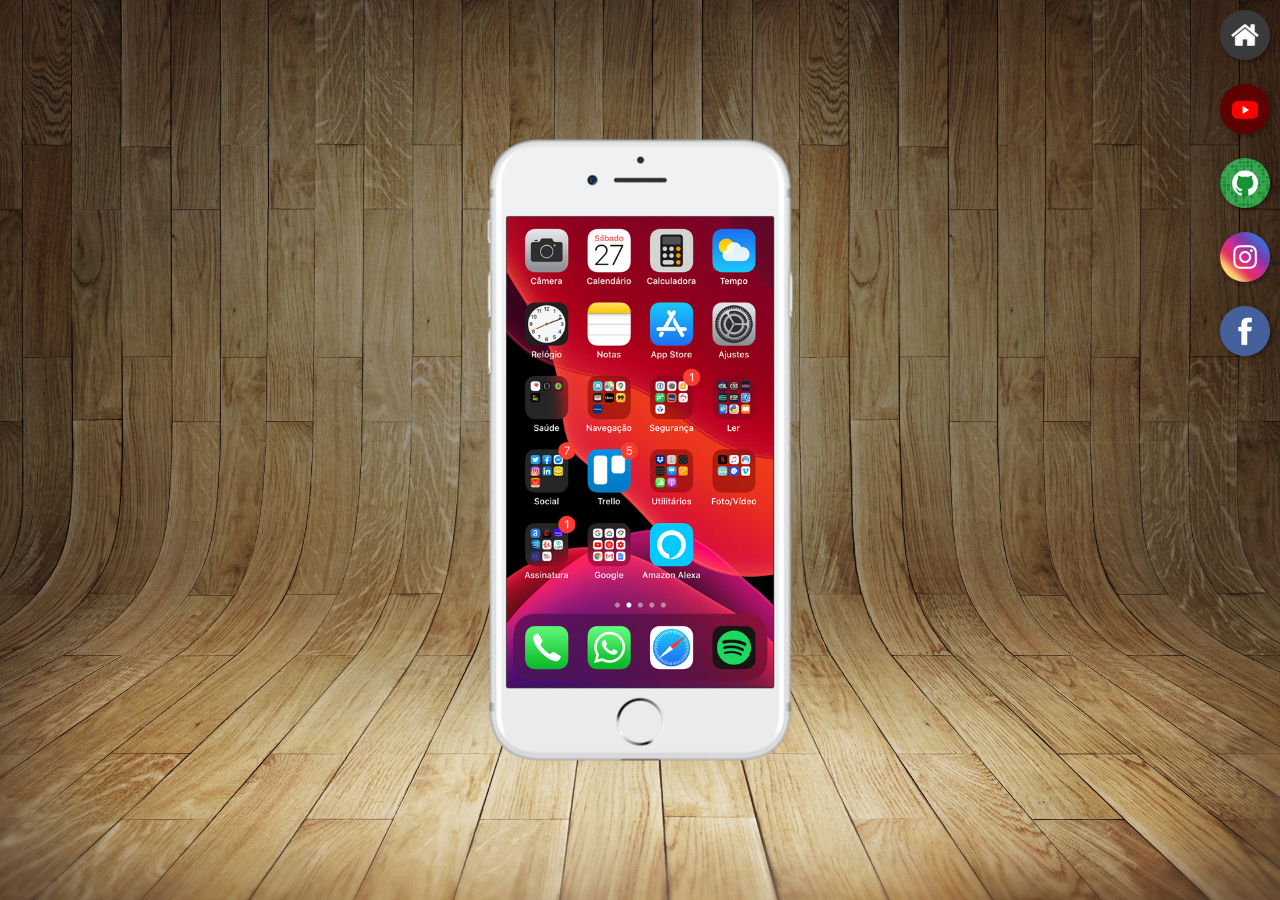
<file: index.html>
<!DOCTYPE html>
<html lang="pt-br">
<head>
    <meta charset="UTF-8">
    <meta name="viewport" content="width=device-width, initial-scale=1.0">
    <link rel="shortcut icon" href="favicon.ico" type="image/x-icon">
    <link rel="stylesheet" href="estilos/style.css">
    <title>Projetos redes sociais</title>
</head>
<body>
    <main>
        <section id="telefone">
            <iframe src="home.html" name= "tela" id="tela" frameborder="0">
                Seu navegador não é compatível com isso.
            </iframe>
        </section>
        <section id="redes-sociais">
            <a href="home.html" target="tela"><img src="pacote-d013/imagens/logo-home.jpg" alt="Home"></a><br>
            <a href="youtube.html" target="tela"><img src="pacote-d013/imagens/logo-youtube.jpg" alt="Youtube"></a><br>
            <a href="github.html" target="tela"><img src="pacote-d013/imagens/logo-github.jpg" alt="GitHub"></a><br>
            <a href="instagram.html" target="tela"><img src="pacote-d013/imagens/logo-instagram.jpg" alt="Instagram"></a><br>
            <a href="facebook.html" target="tela"><img src="pacote-d013/imagens/logo-facebook.jpg" alt="Facebook"></a>
        </section>
    </main> 
</body>
</html>
</file>
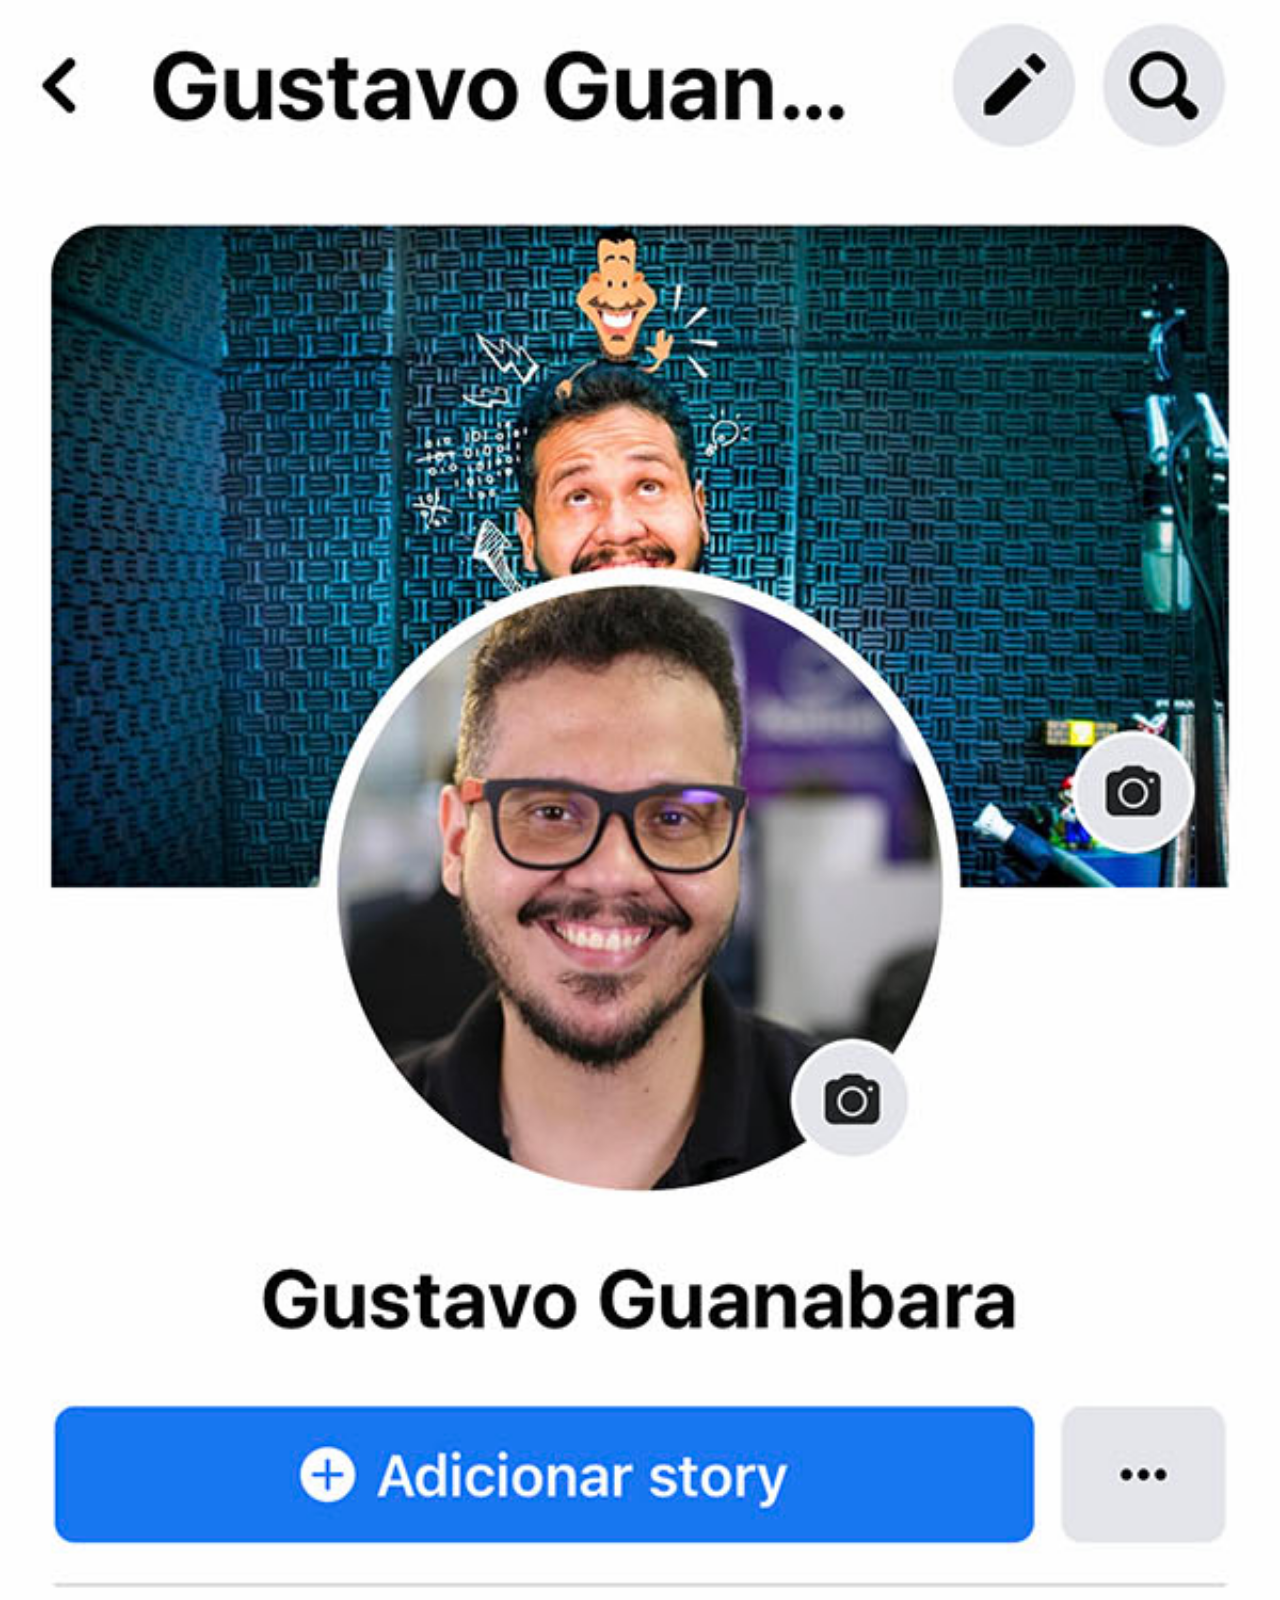
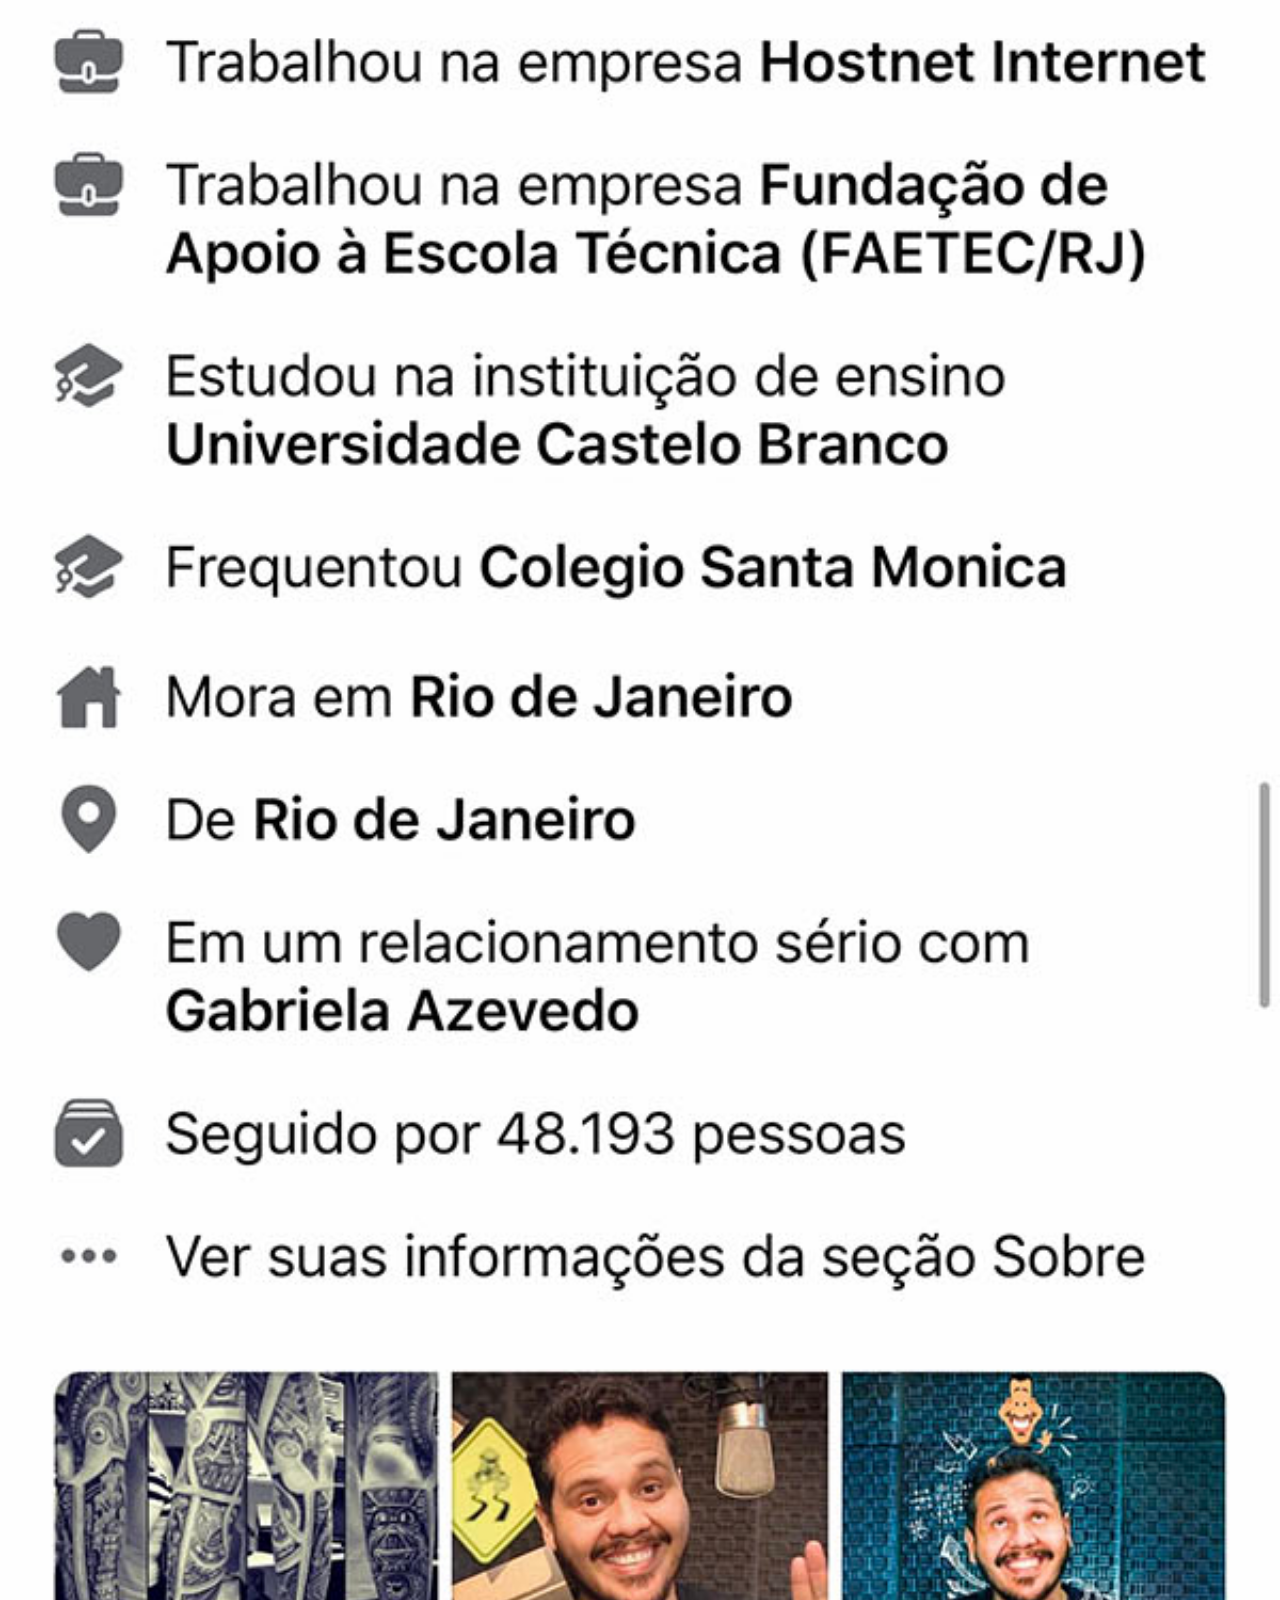
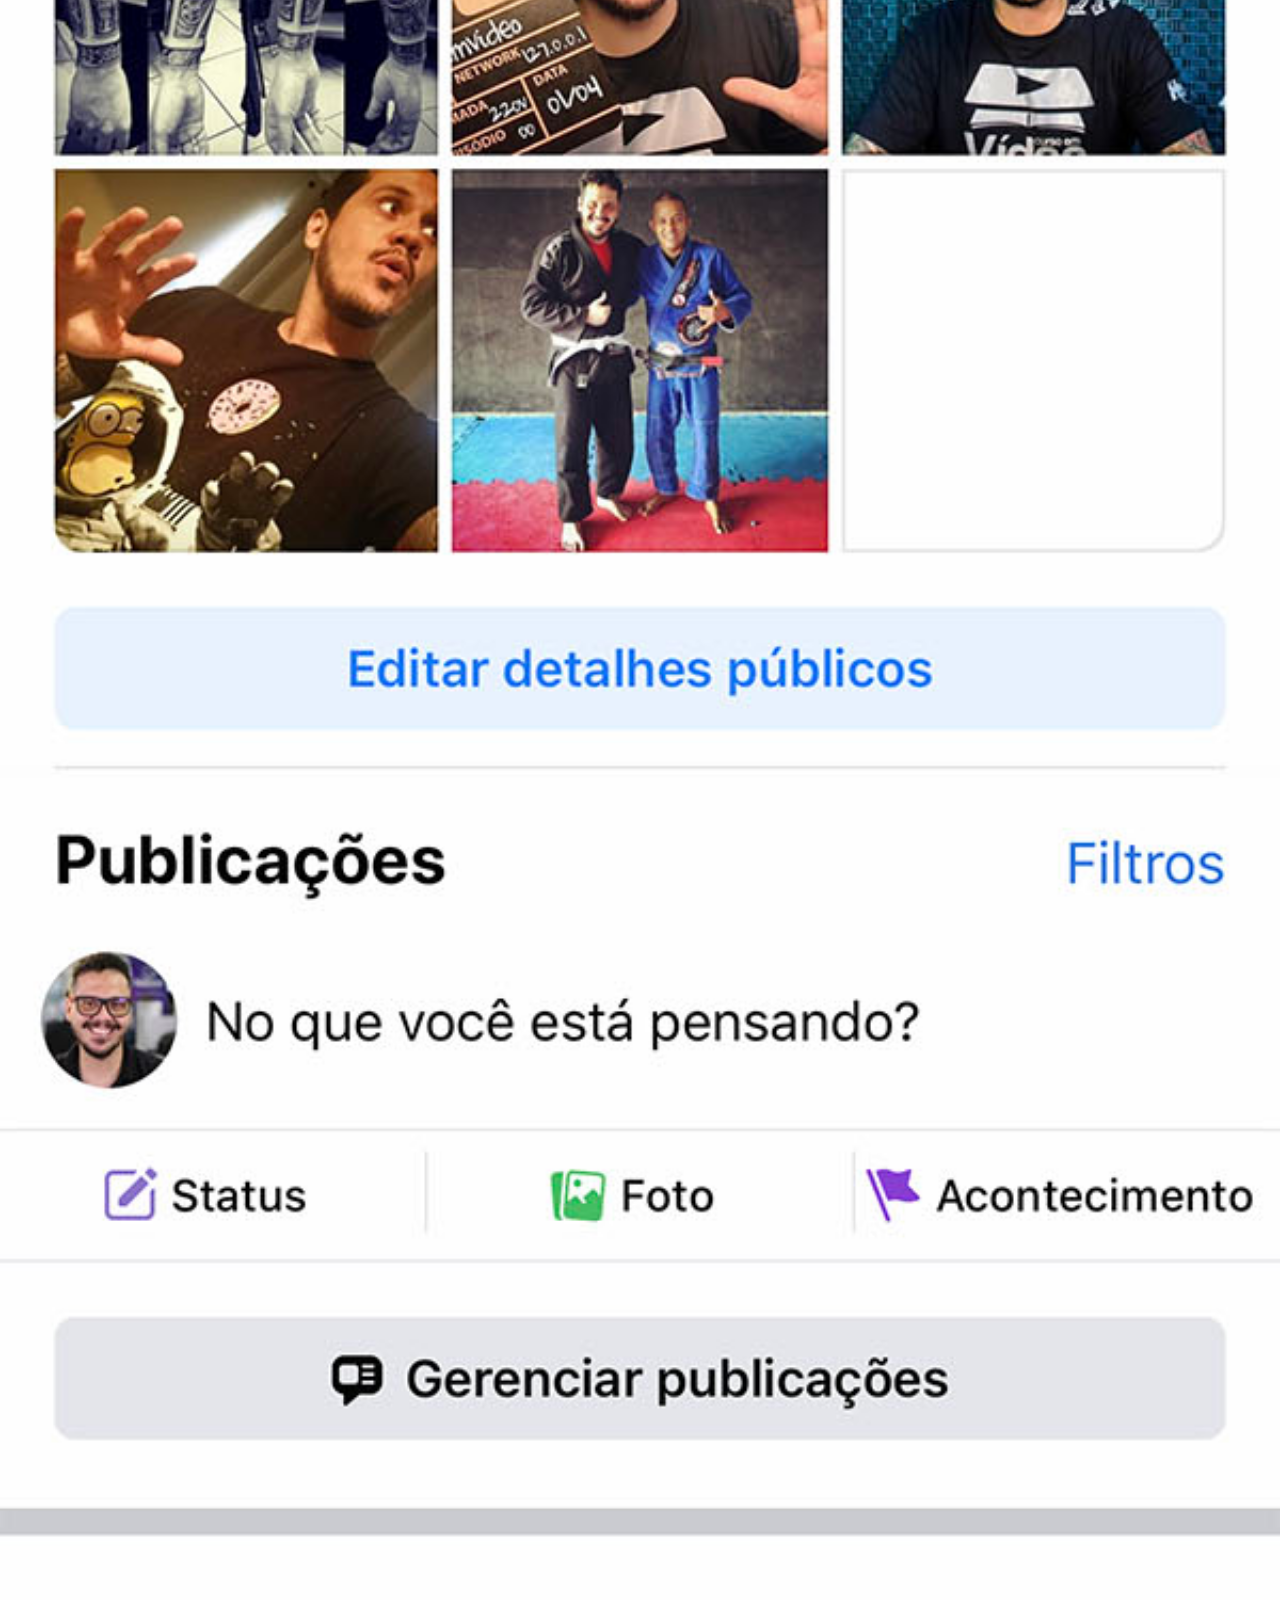
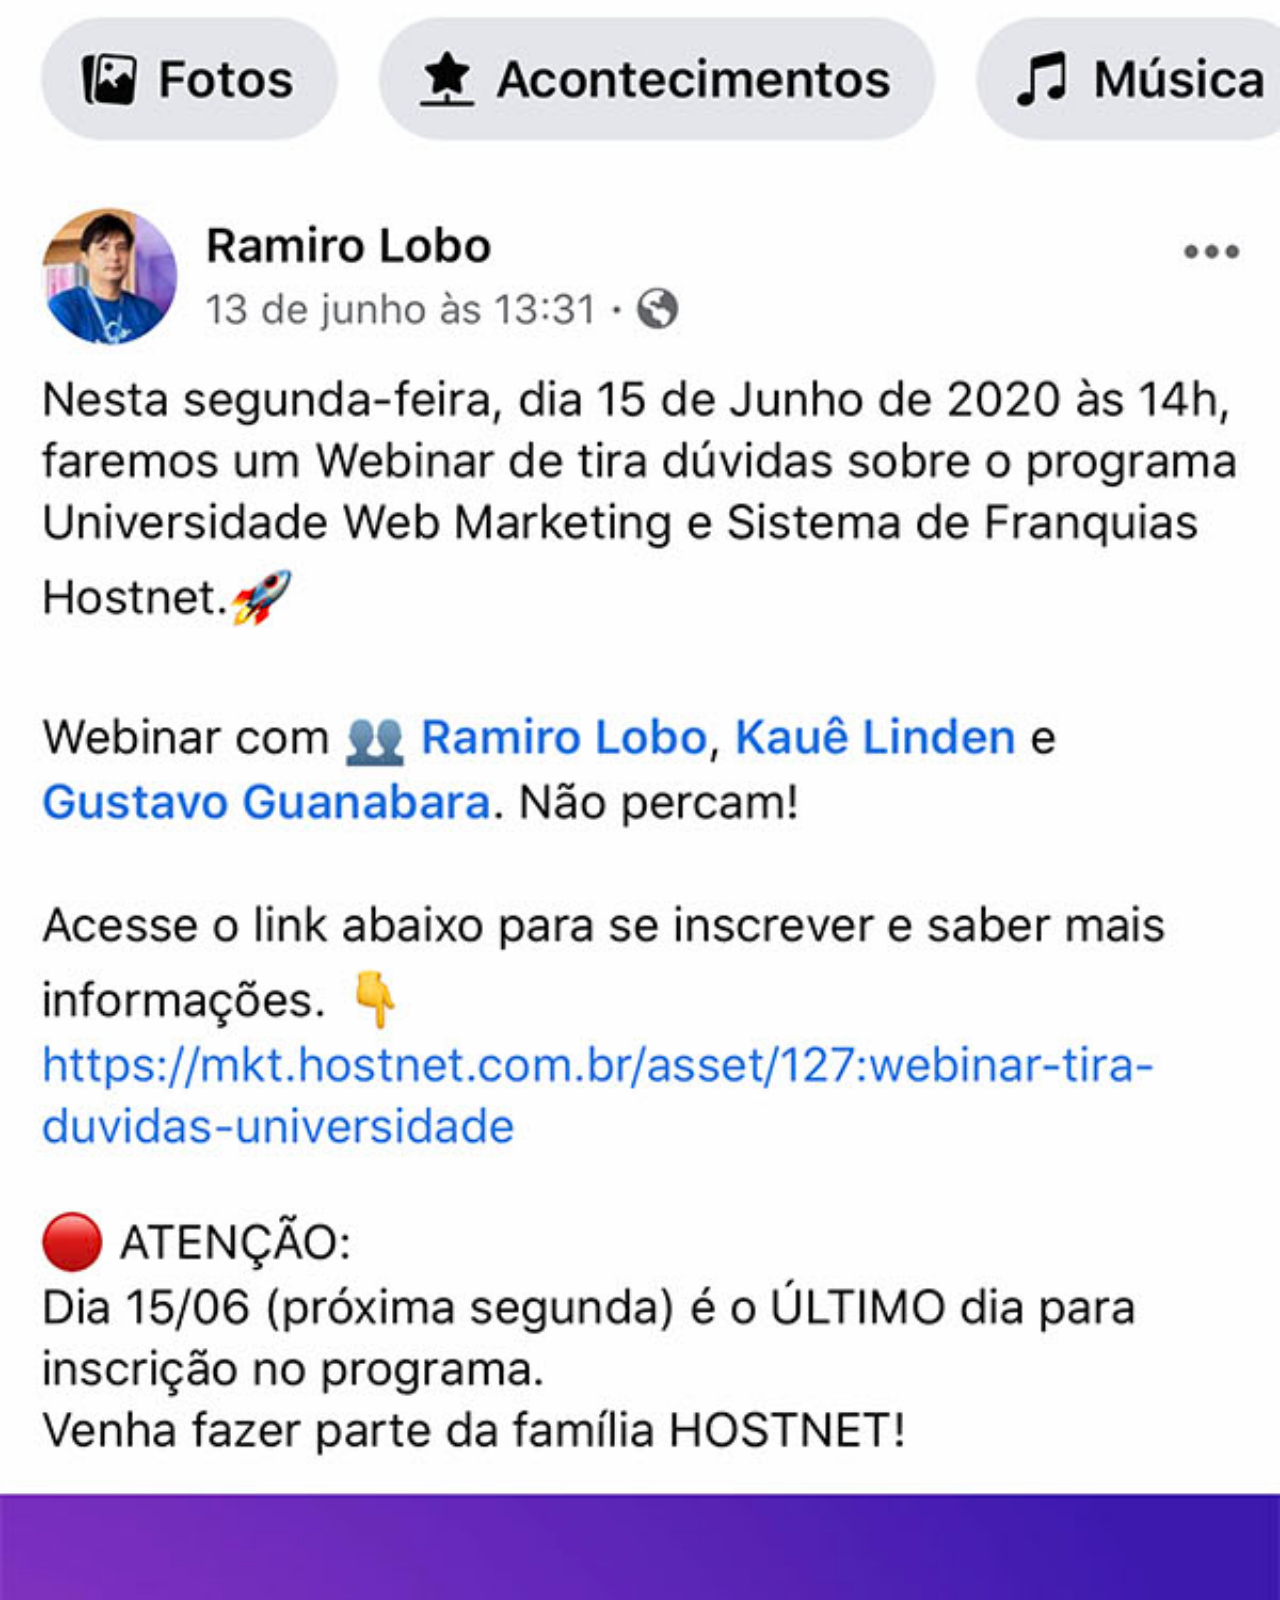
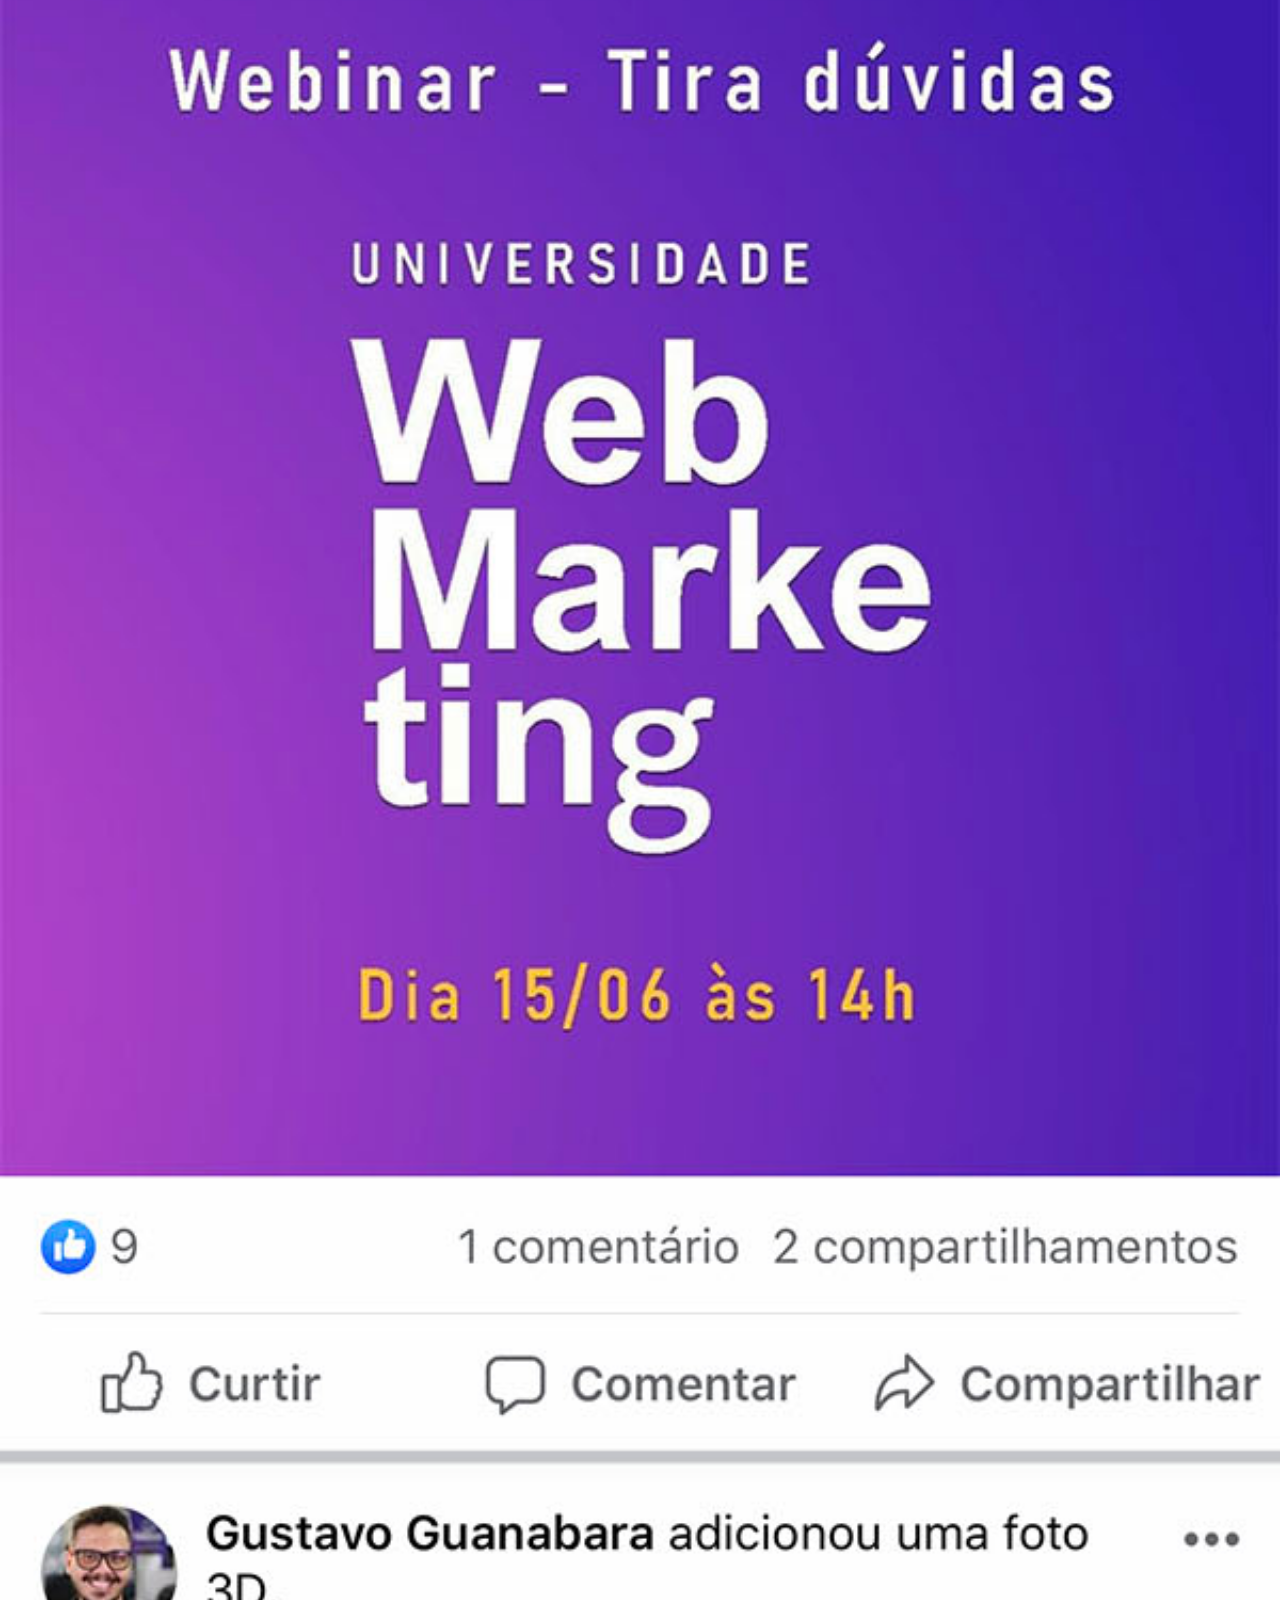
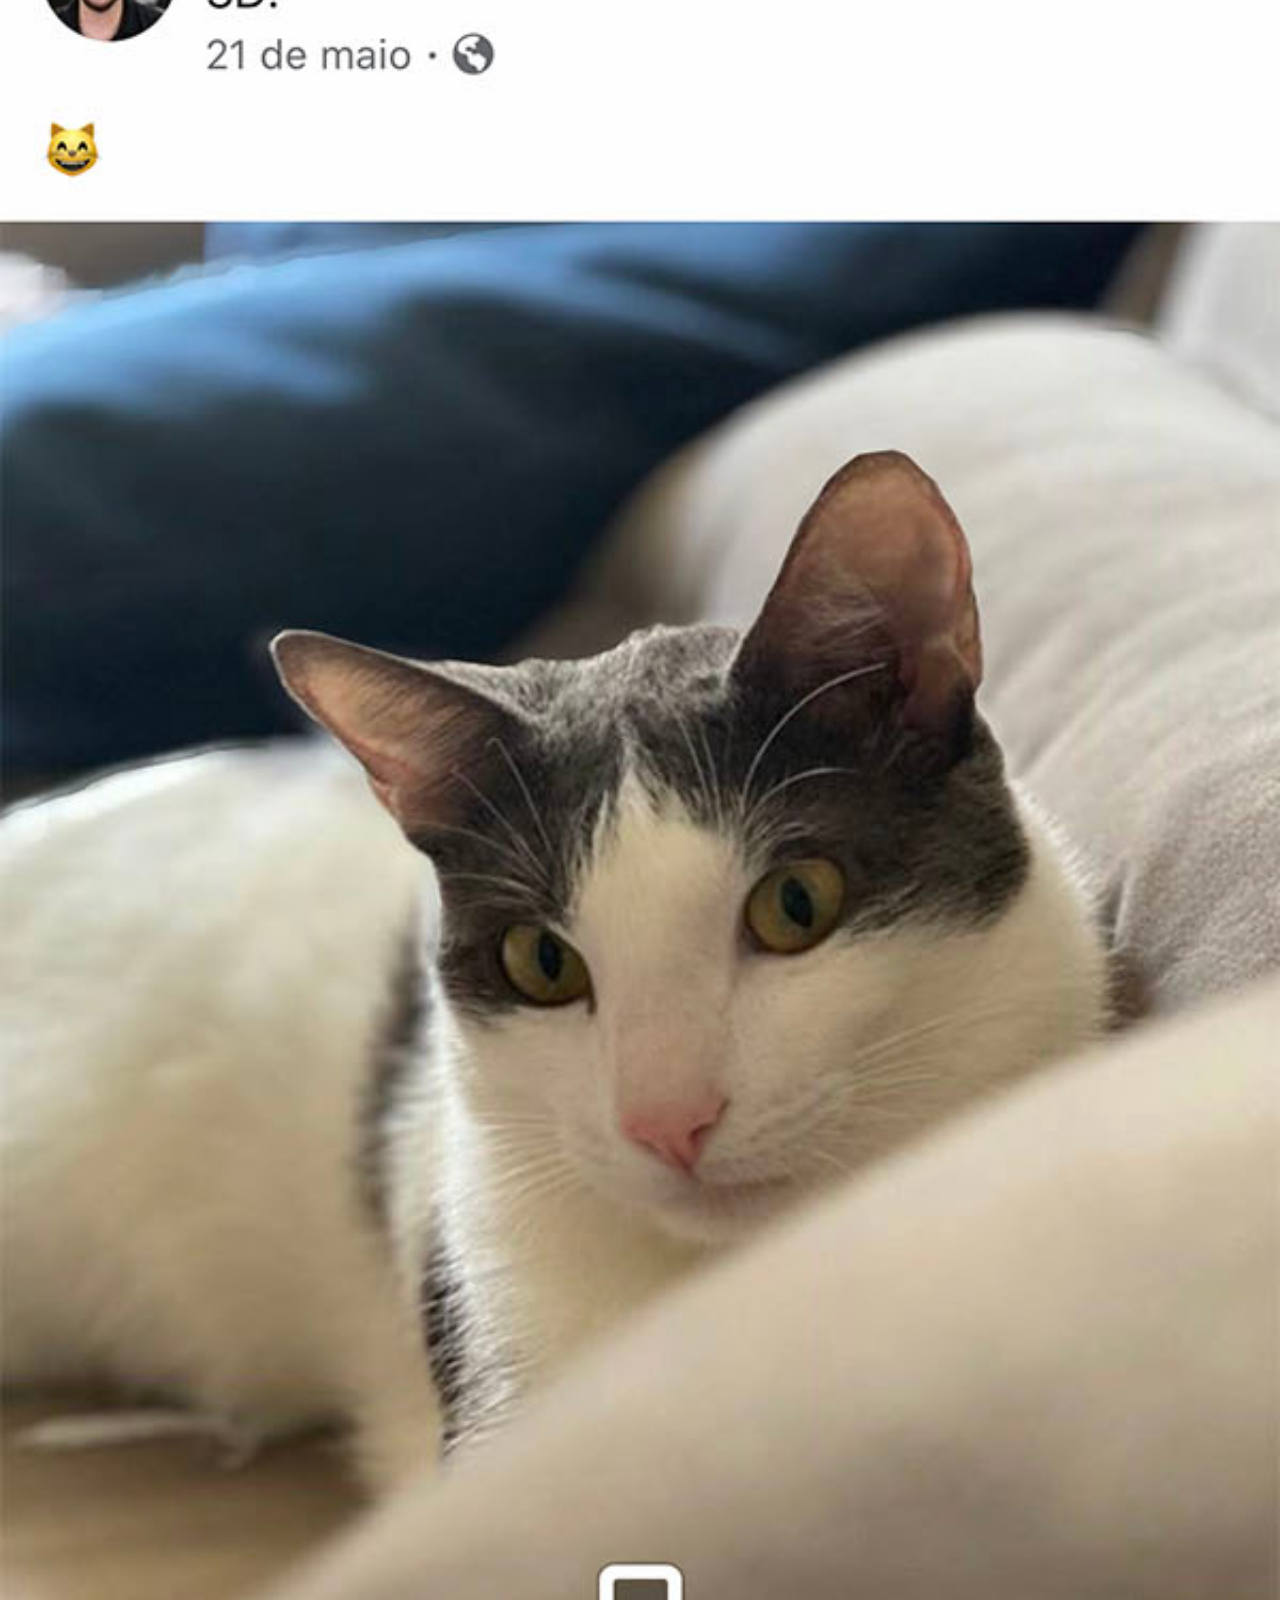
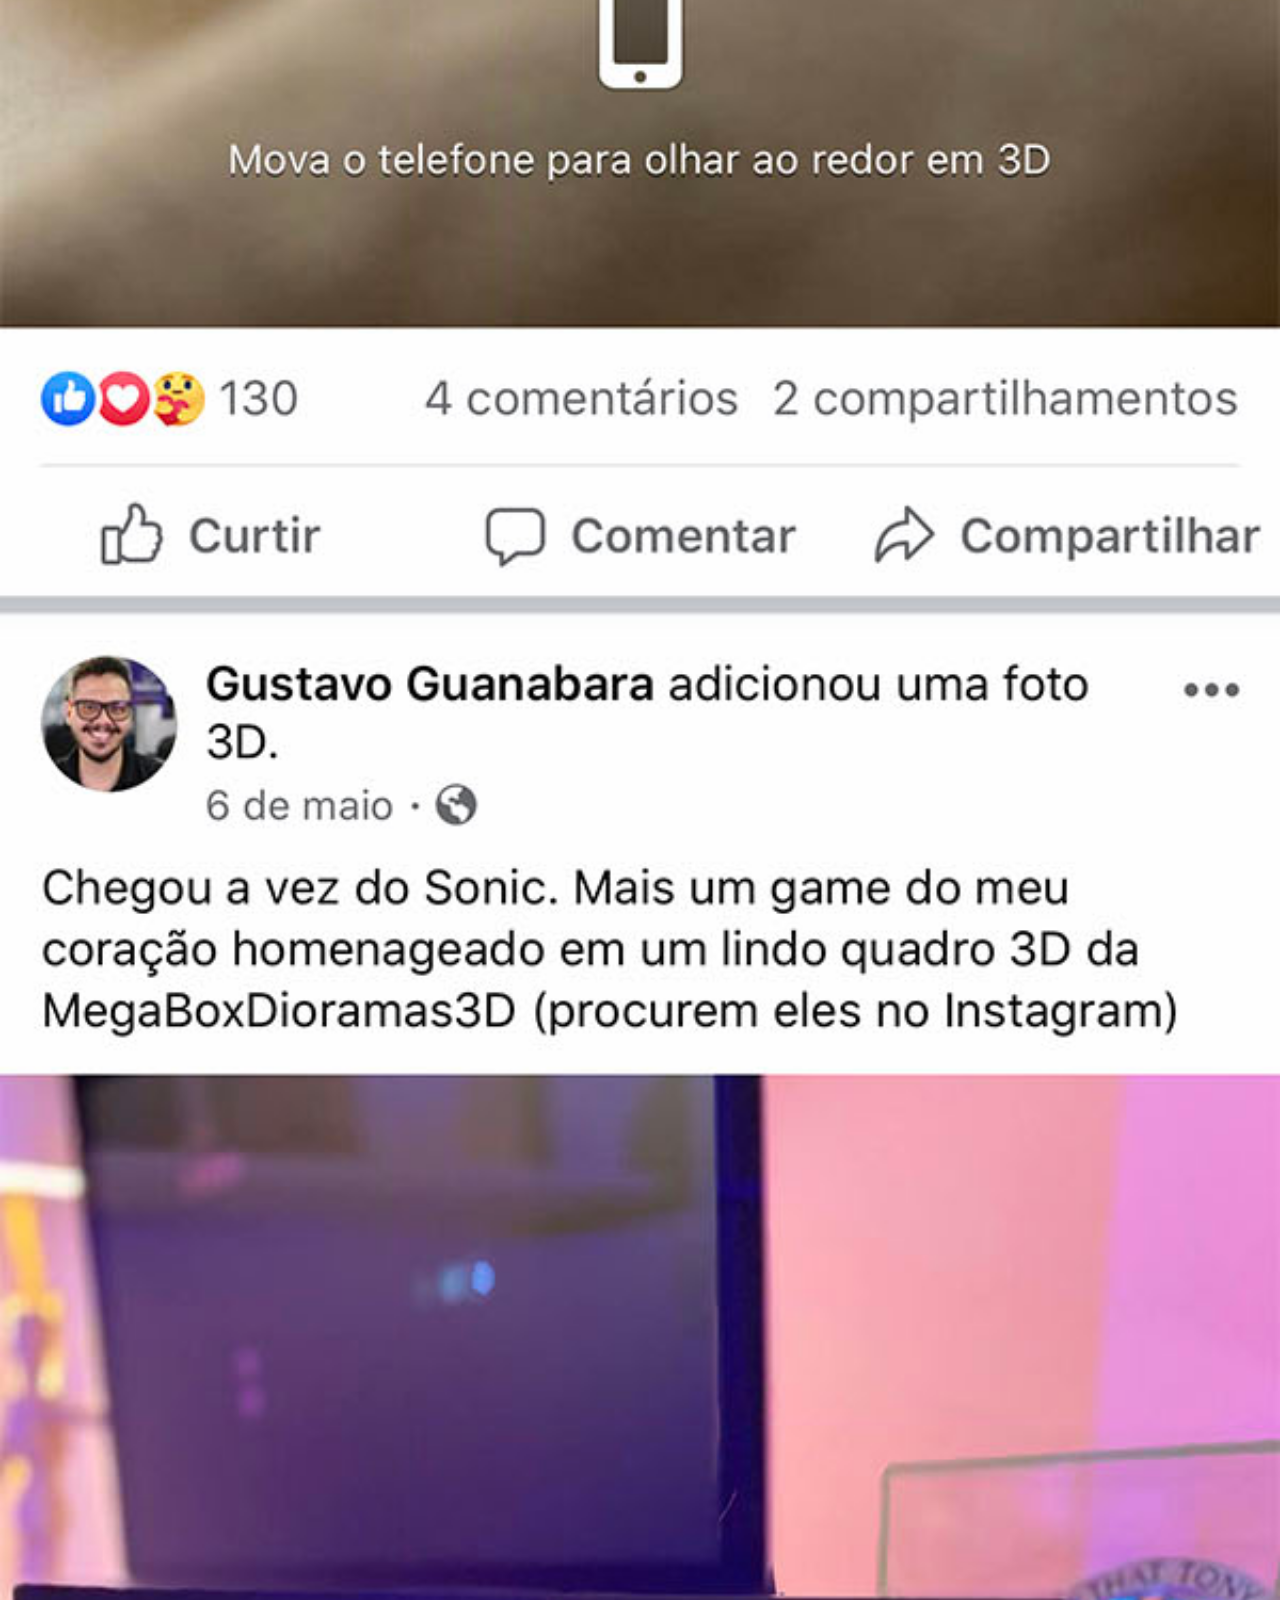
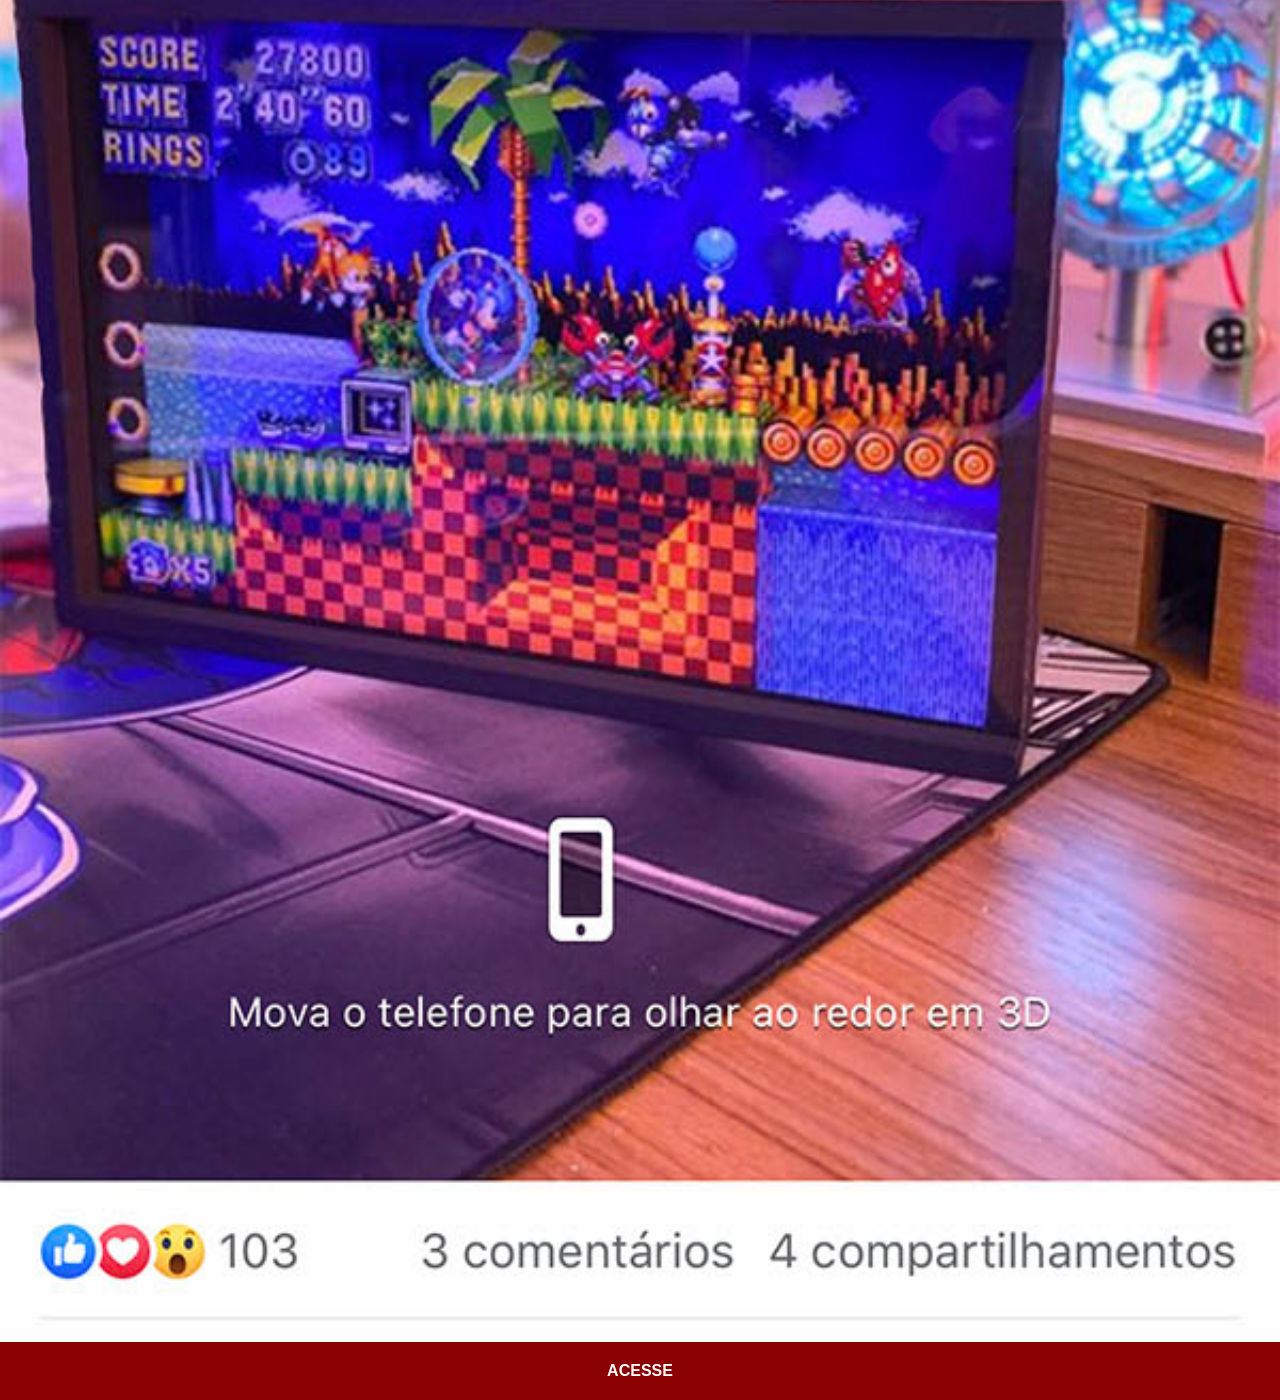
<file: facebook.html>
<!DOCTYPE html>
<html lang="pt-br">
<head>
    <meta charset="UTF-8">
    <meta name="viewport" content="width=device-width, initial-scale=1.0">
    <title>Facebook</title>
    <link rel="stylesheet" href="estilos/social.css">
</head>
<body>
    <img src="pacote-d013/imagens/tela-facebook.jpg" alt="Facebook">
    <a href="https://www.facebook.com/gustavoguanabara/" target="_blank">ACESSE</a>
</body>
</html>
</file>
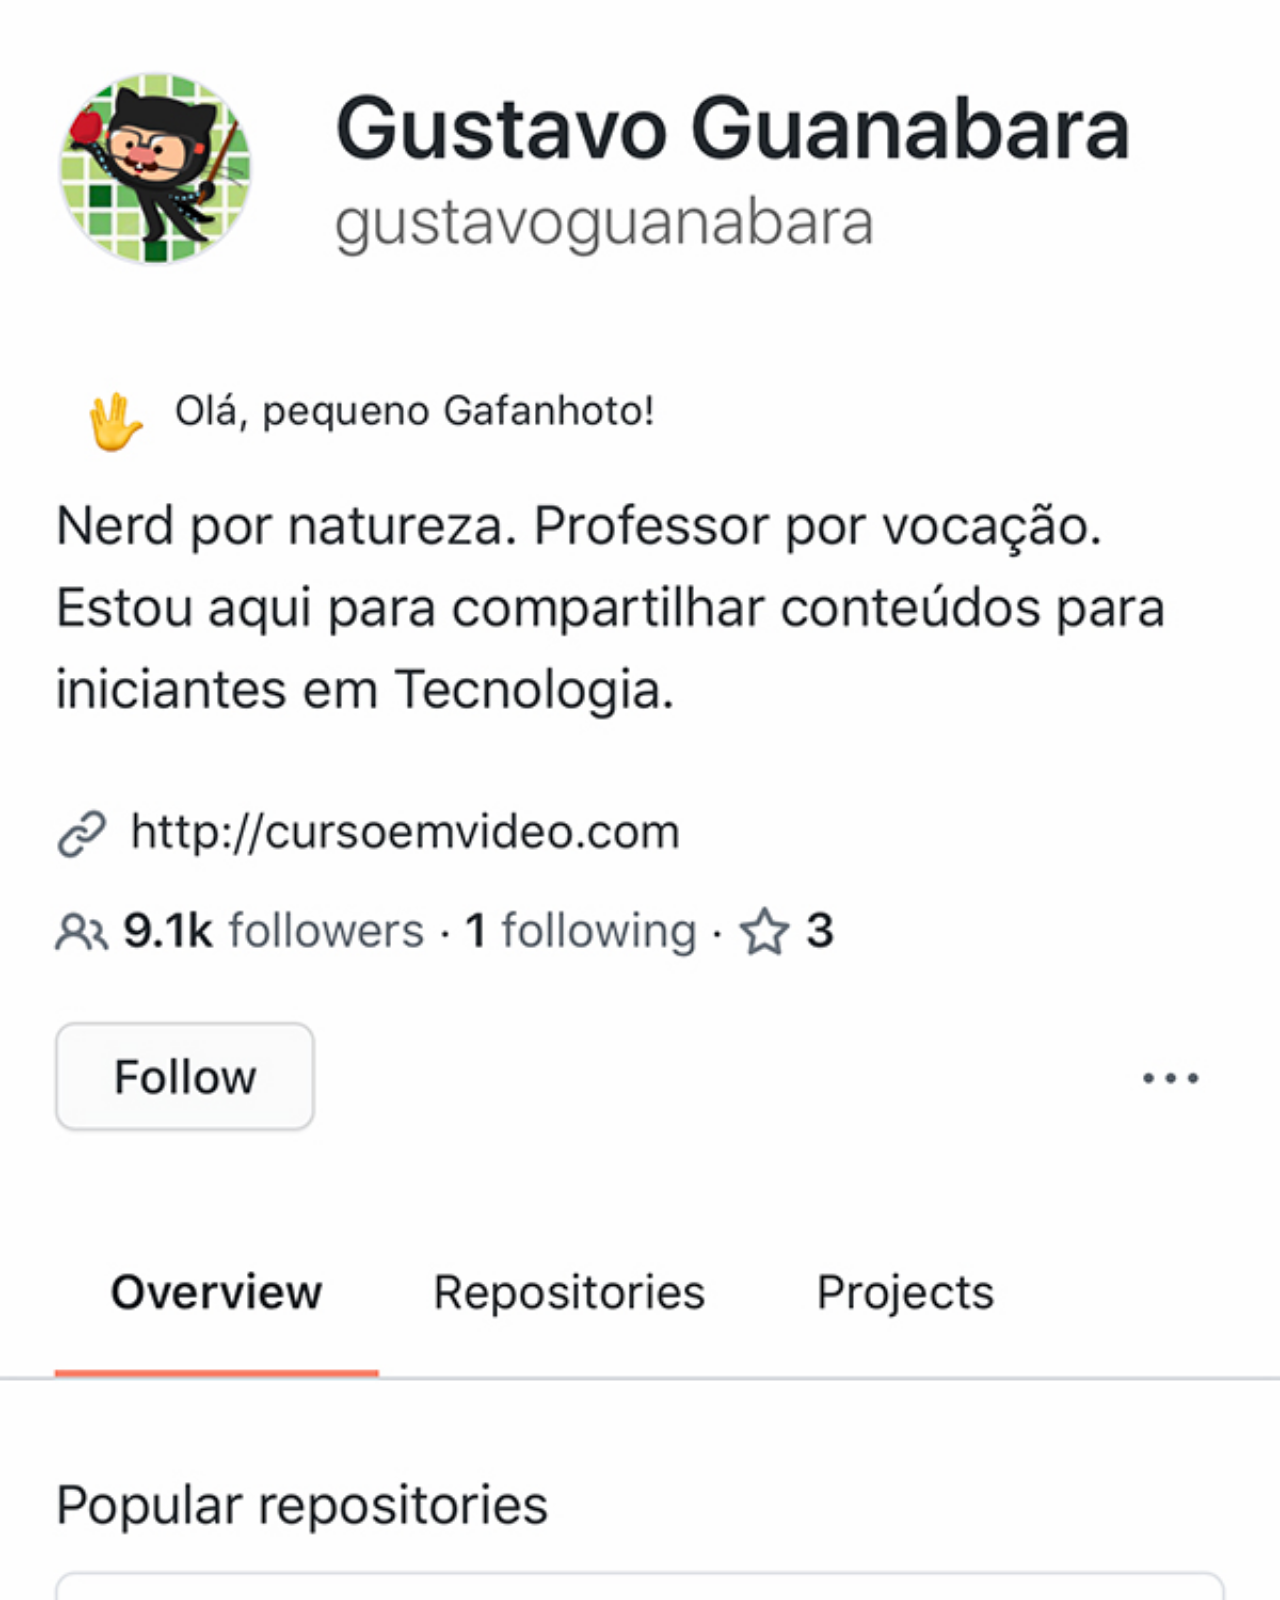
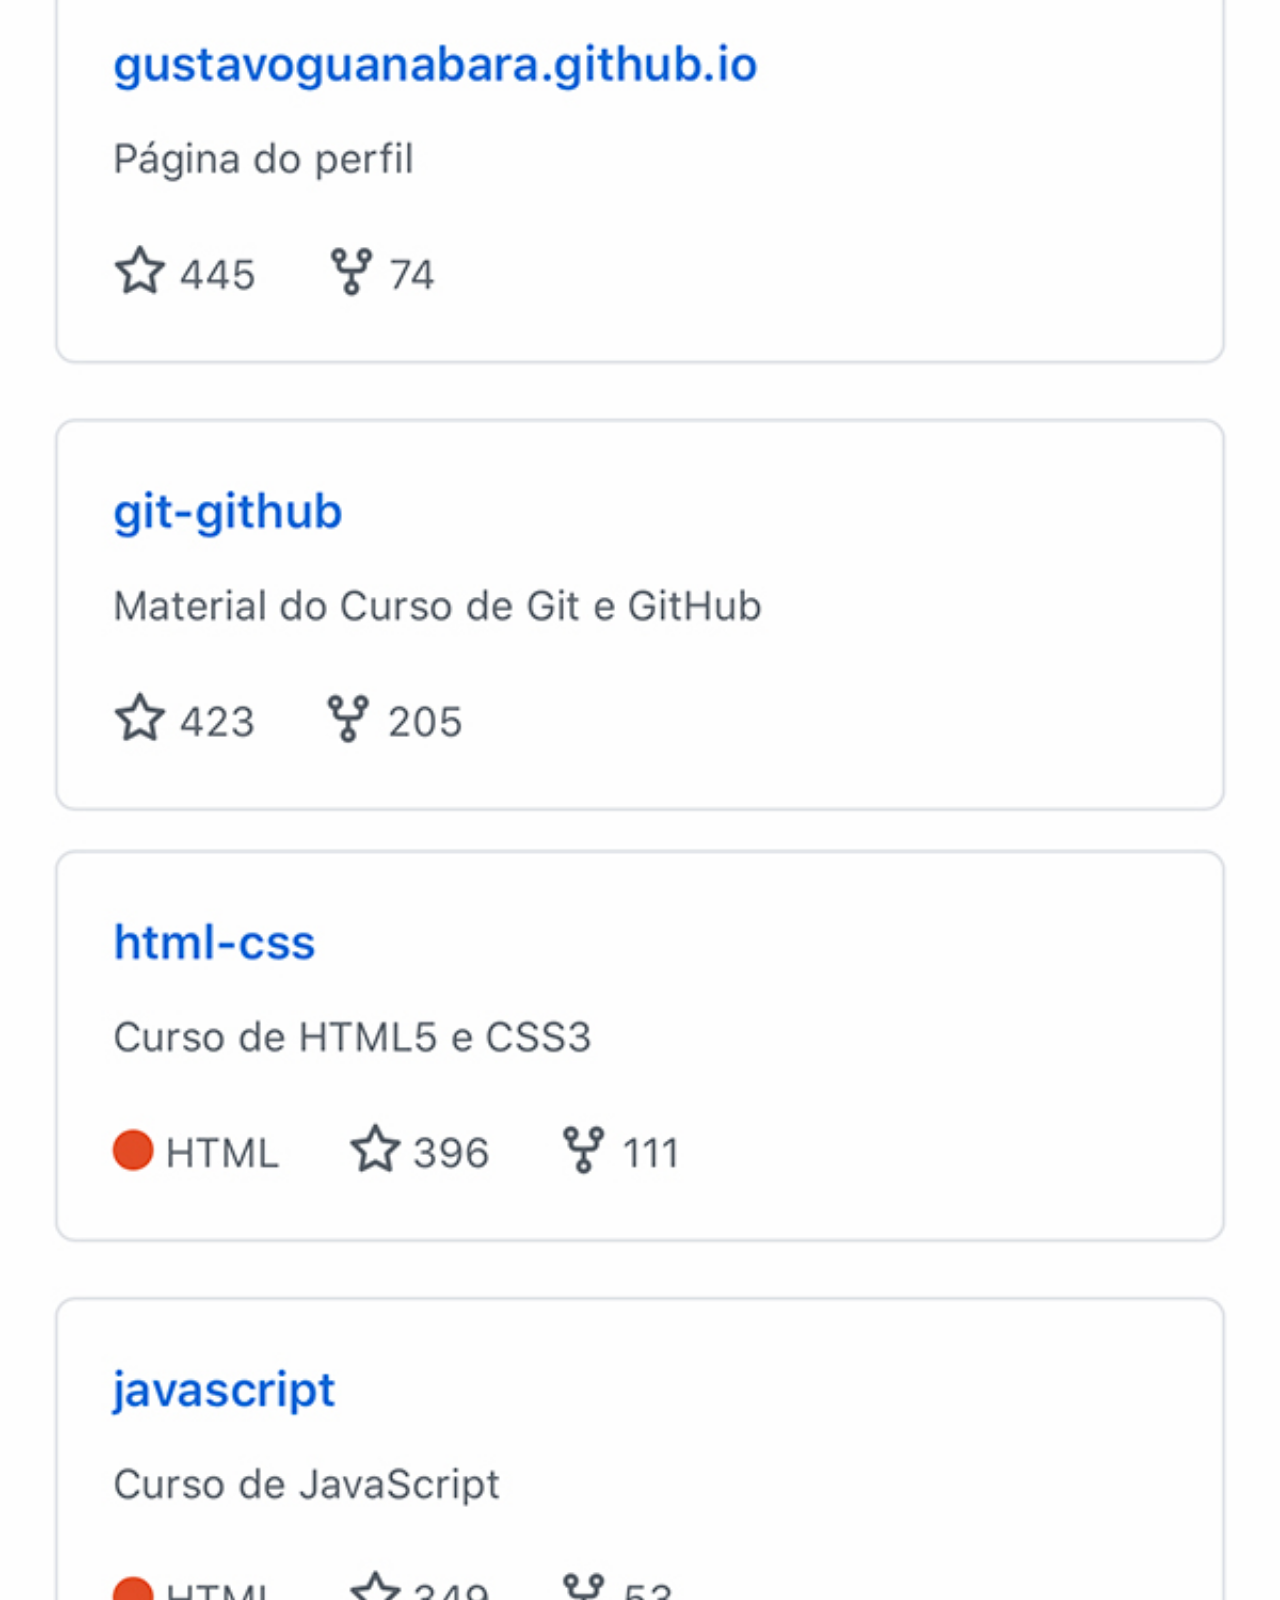
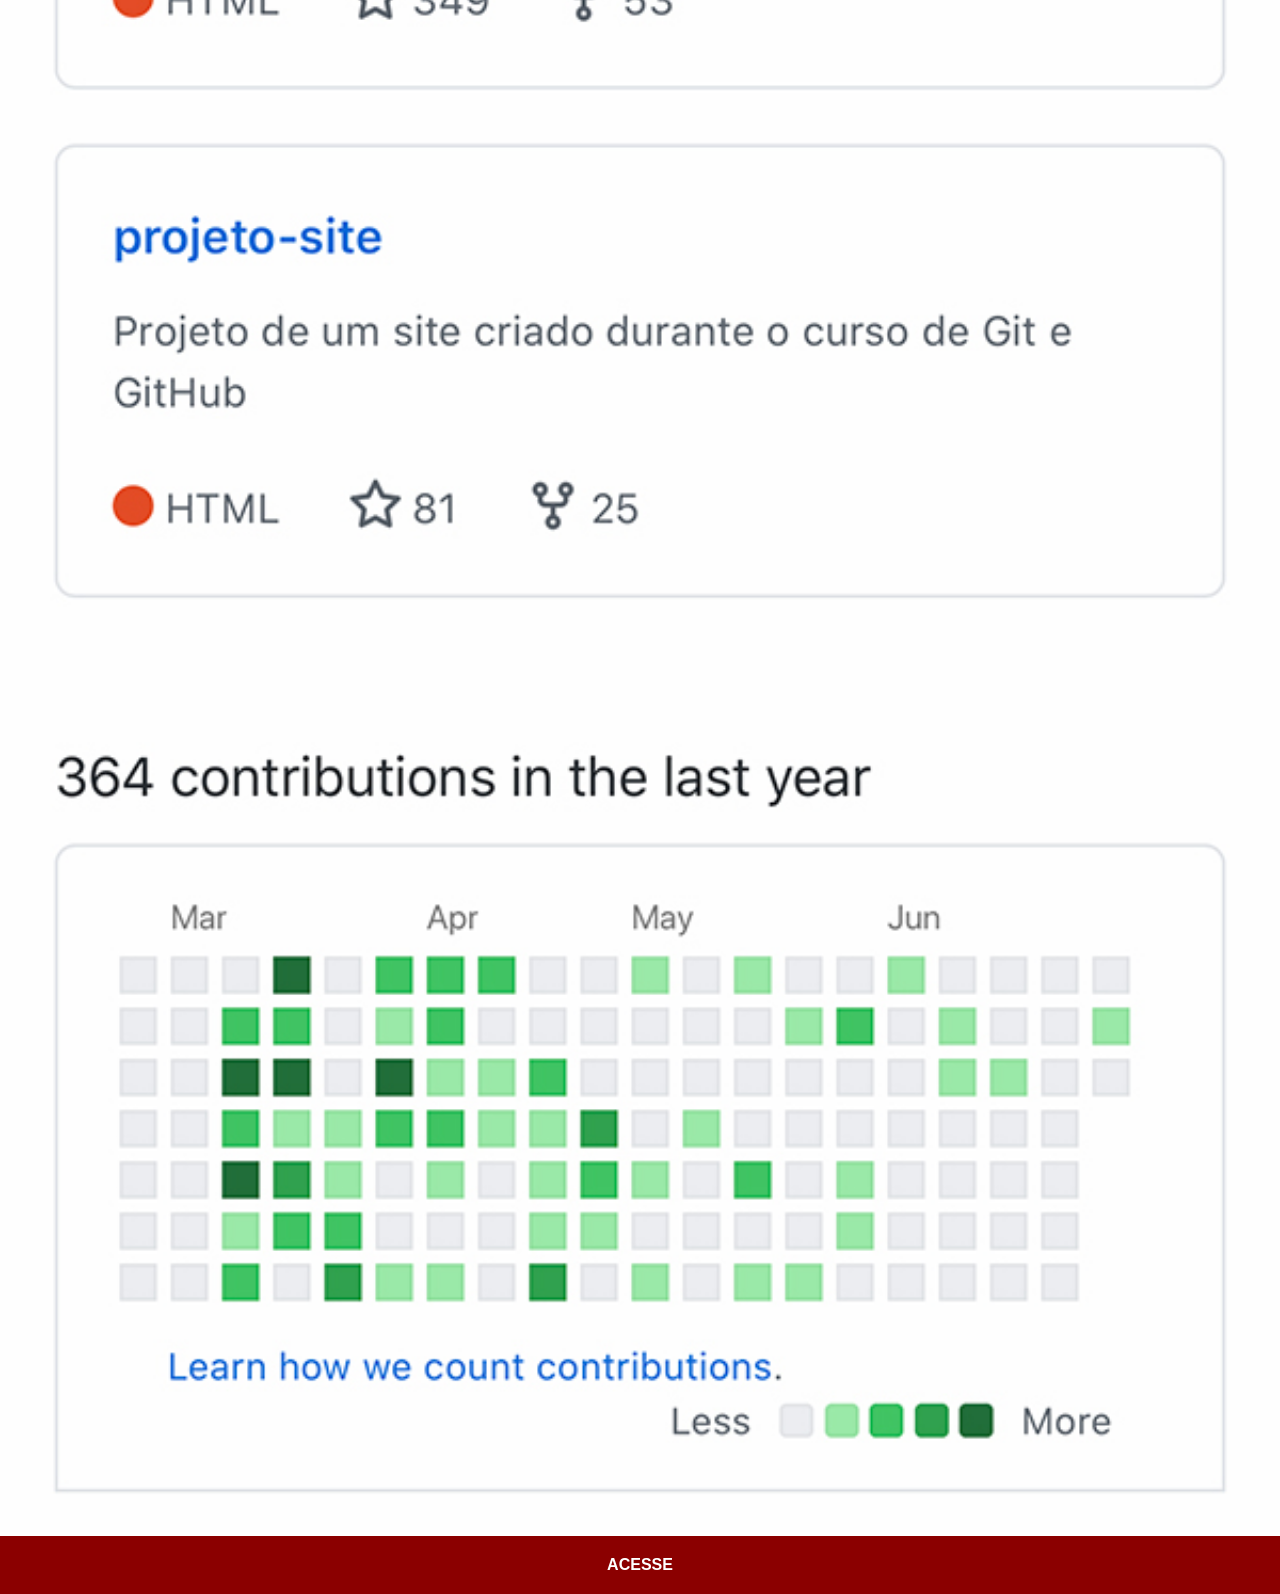
<file: github.html>
<!DOCTYPE html>
<html lang="pt-br">
<head>
    <meta charset="UTF-8">
    <meta name="viewport" content="width=device-width, initial-scale=1.0">
    <title>GitHub</title>
    <link rel="stylesheet" href="estilos/social.css">
</head>
<body>
    <img src="pacote-d013/imagens/tela-github.jpg" alt="GitHub">
    <a href="https://github.com/gustavoguanabara" target="_blank">ACESSE</a>
</body>
</html>
</file>
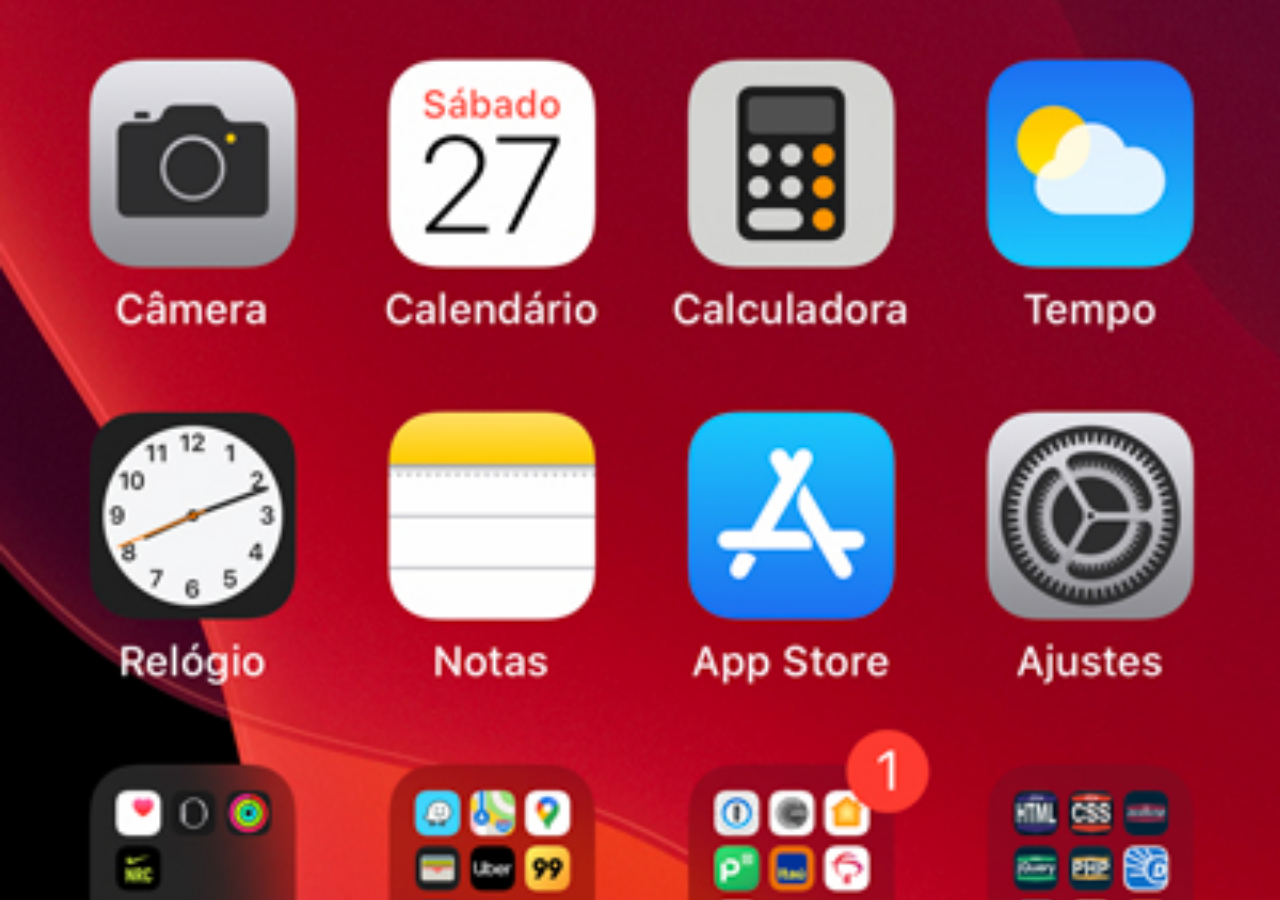
<file: home.html>
<!DOCTYPE html>
<html lang="pt-br">
<head>
    <meta charset="UTF-8">
    <meta name="viewport" content="width=device-width, initial-scale=1.0">
    <title>Home</title>
    <style>
        * {
            margin: 0px;
            padding: 0px;
        }

        body {
            width: 100vw;
            height: 100vh;
            background: black url('pacote-d013/imagens/tela-home.jpg')no-repeat top center;
            background-size: cover;
        }
    </style>
</head>
<body>
    
</body>
</html>
</file>
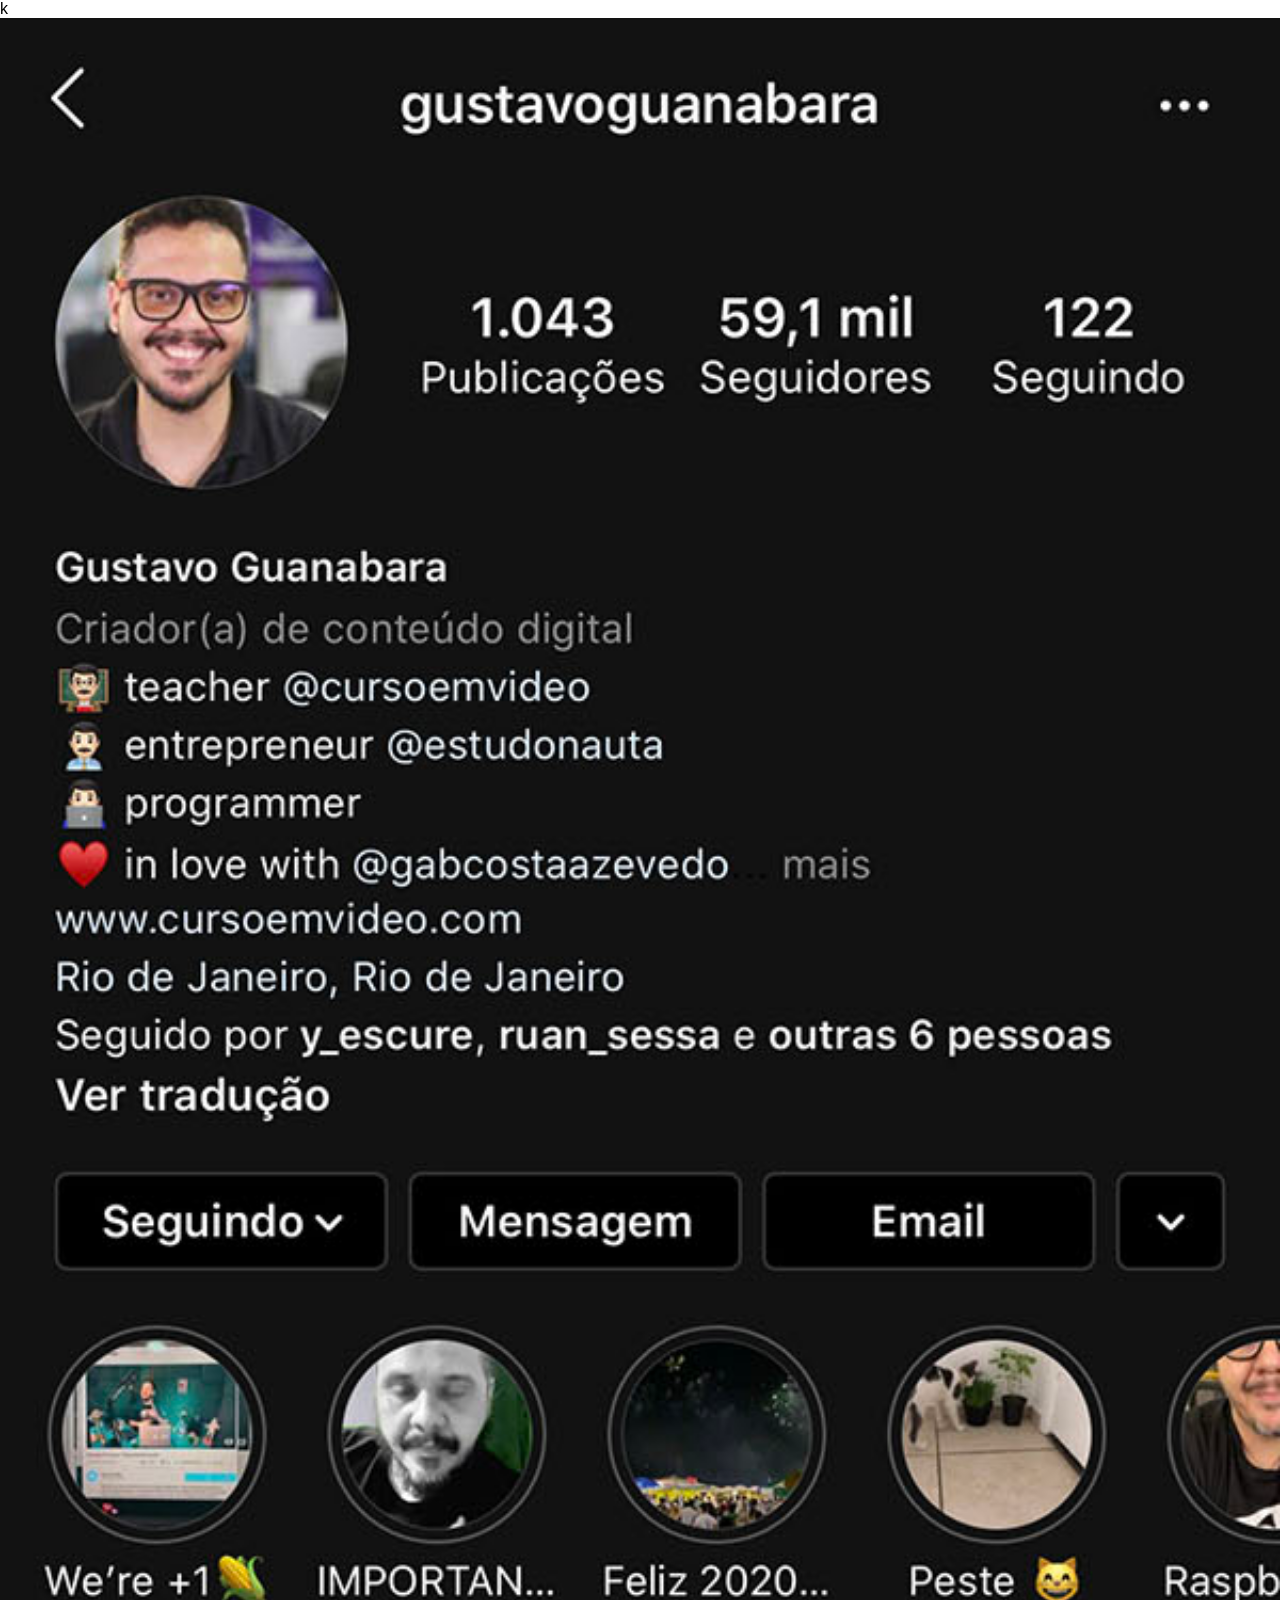
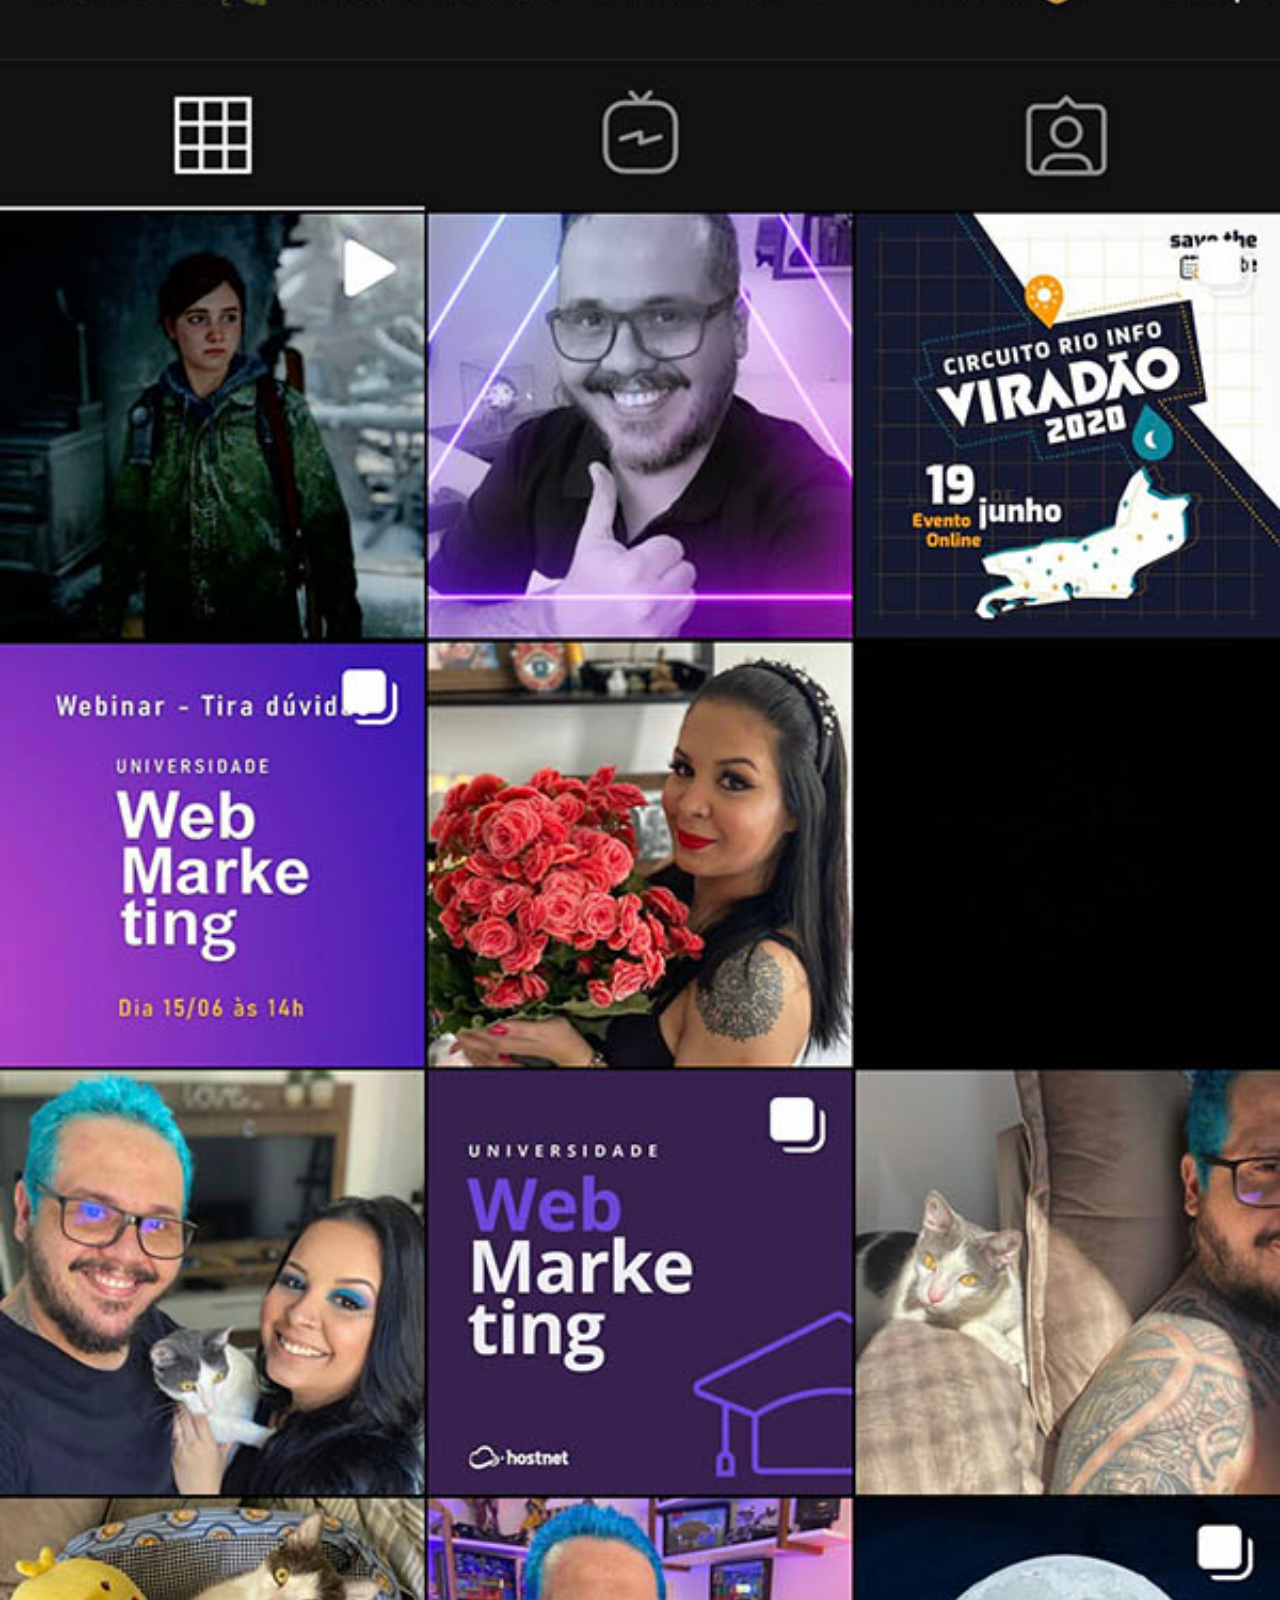
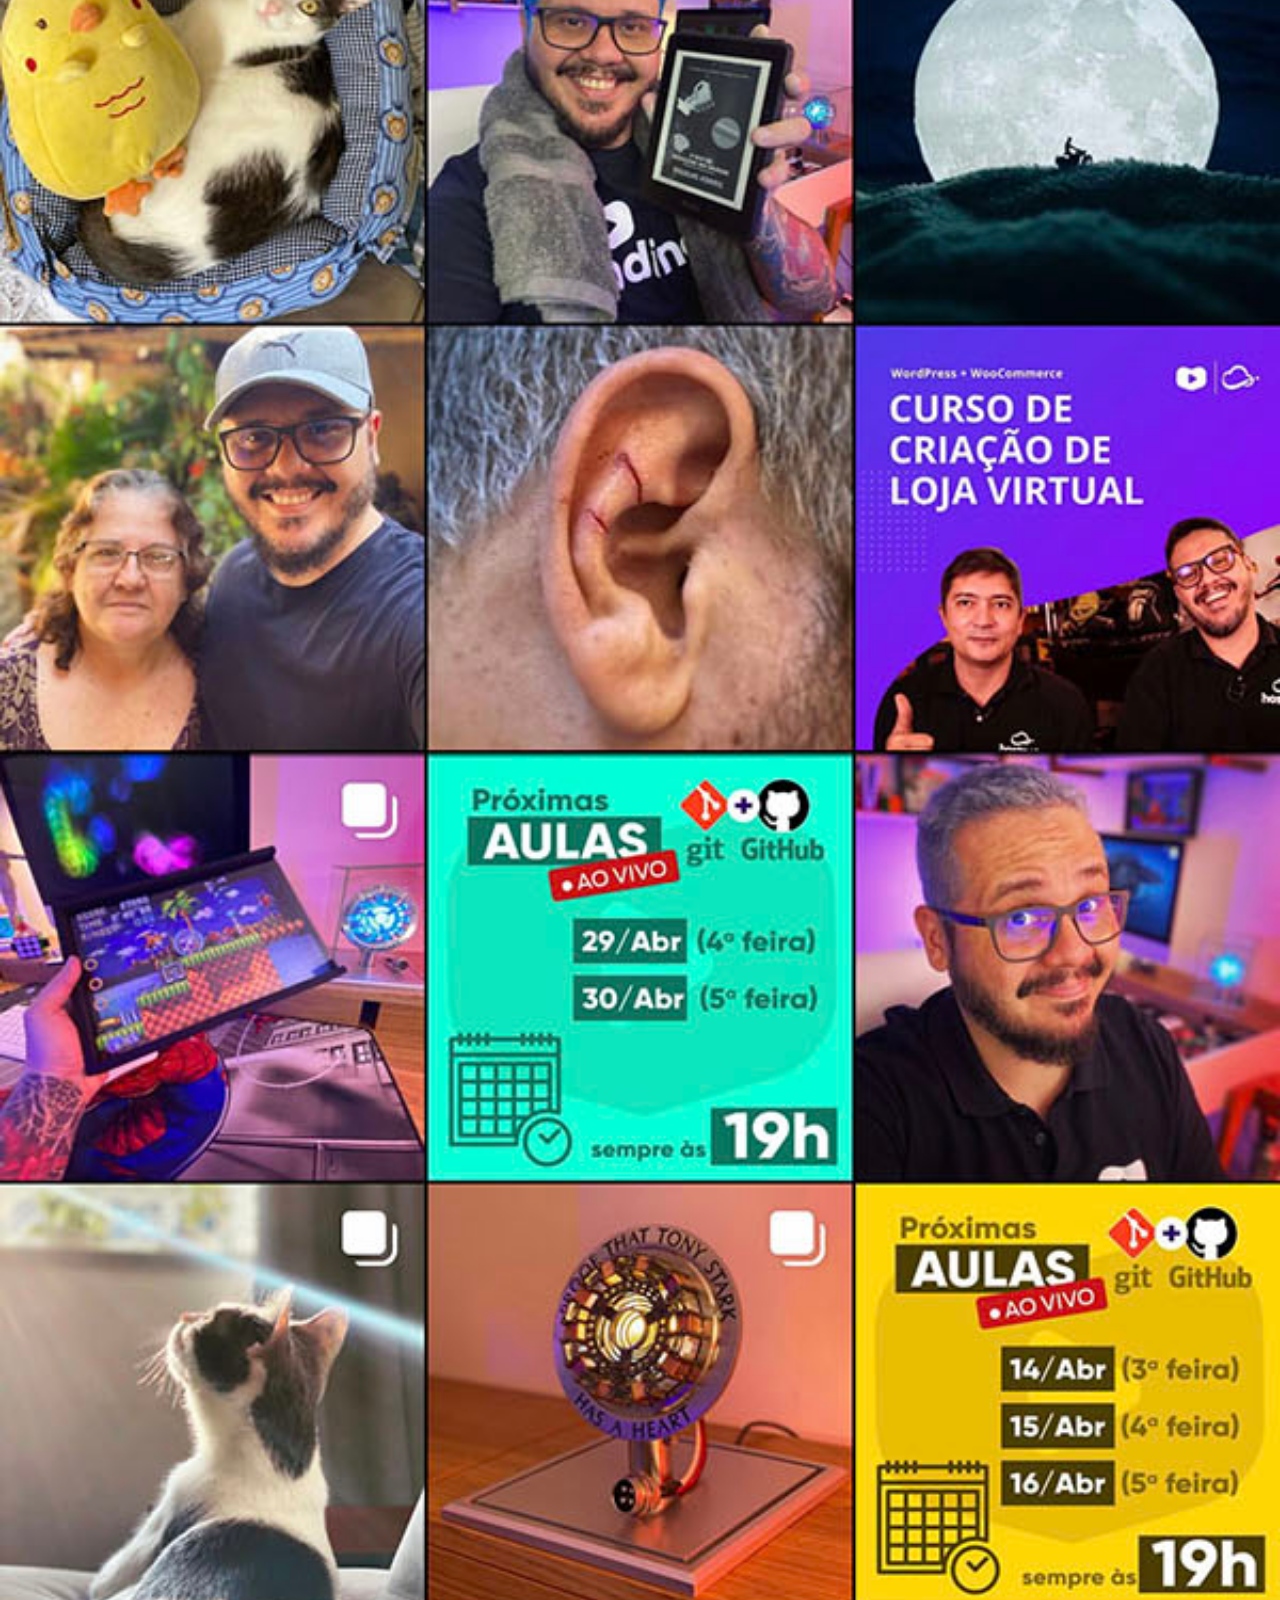
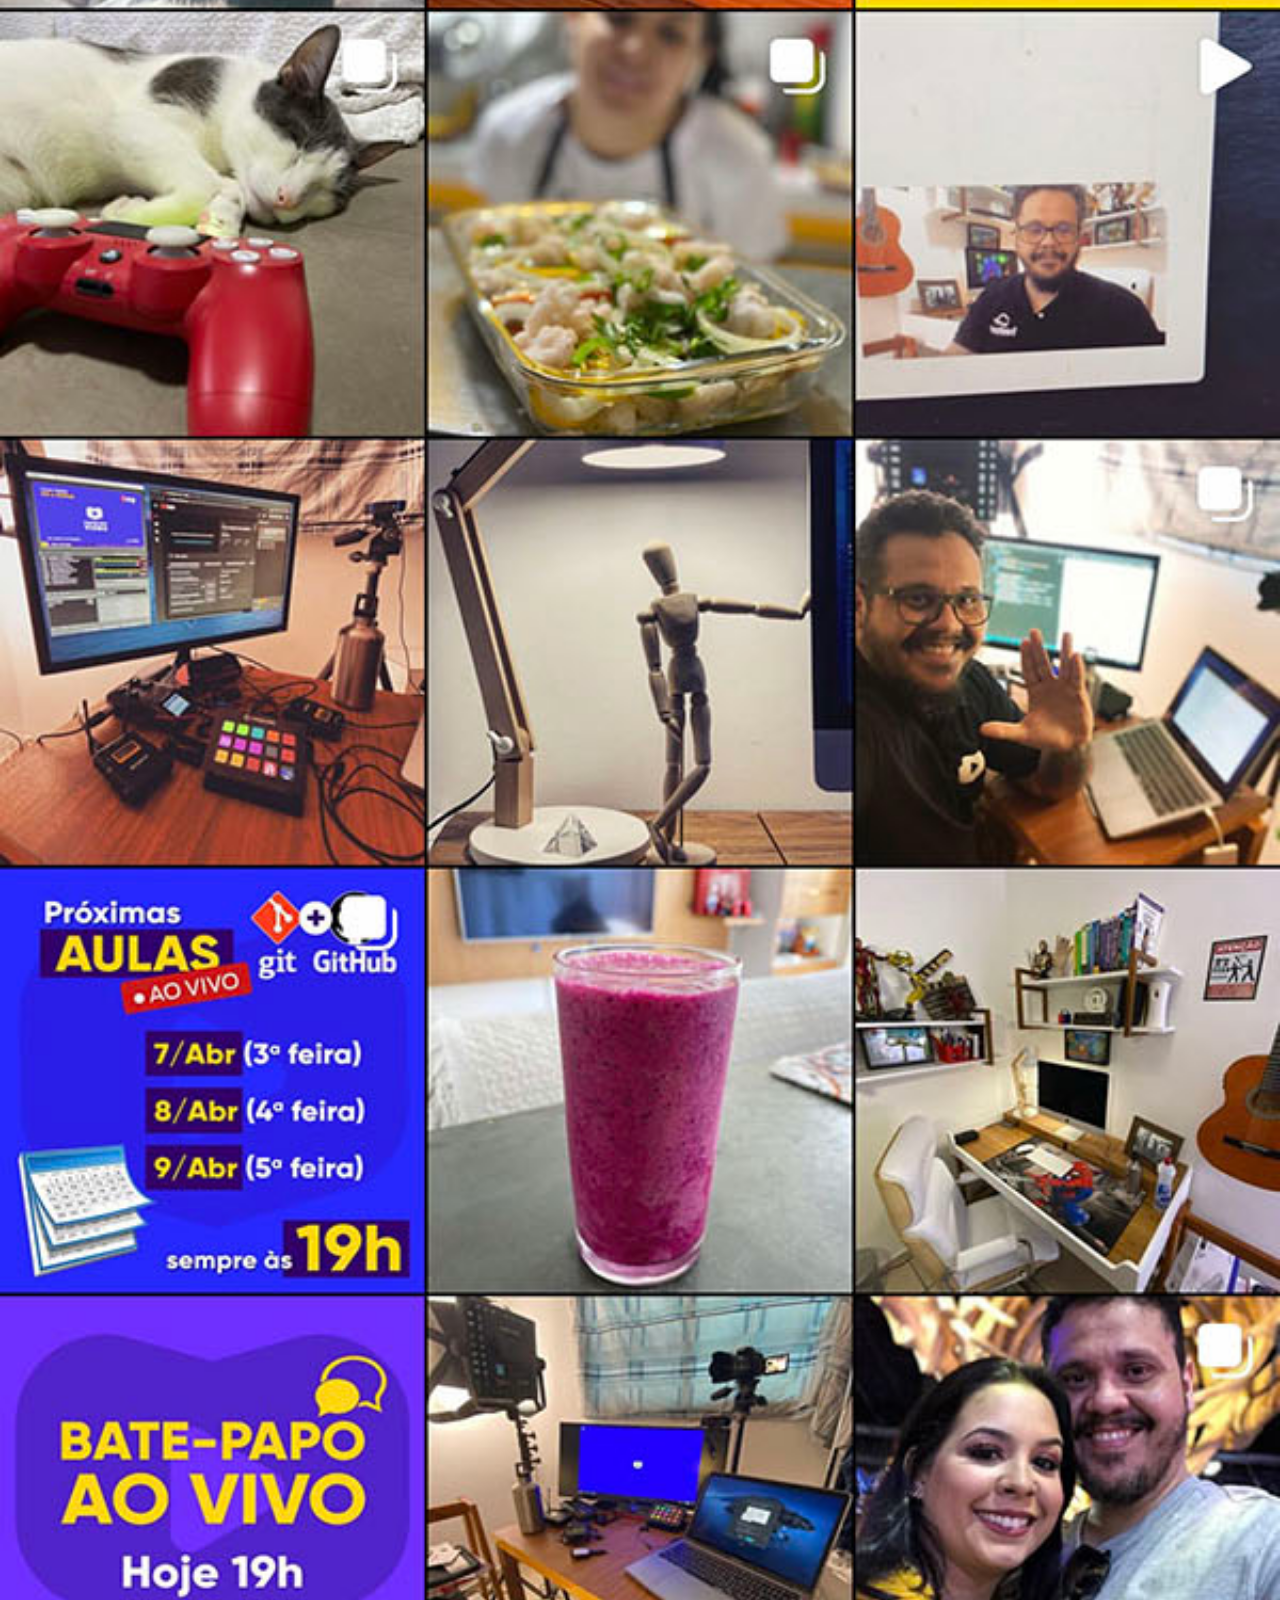
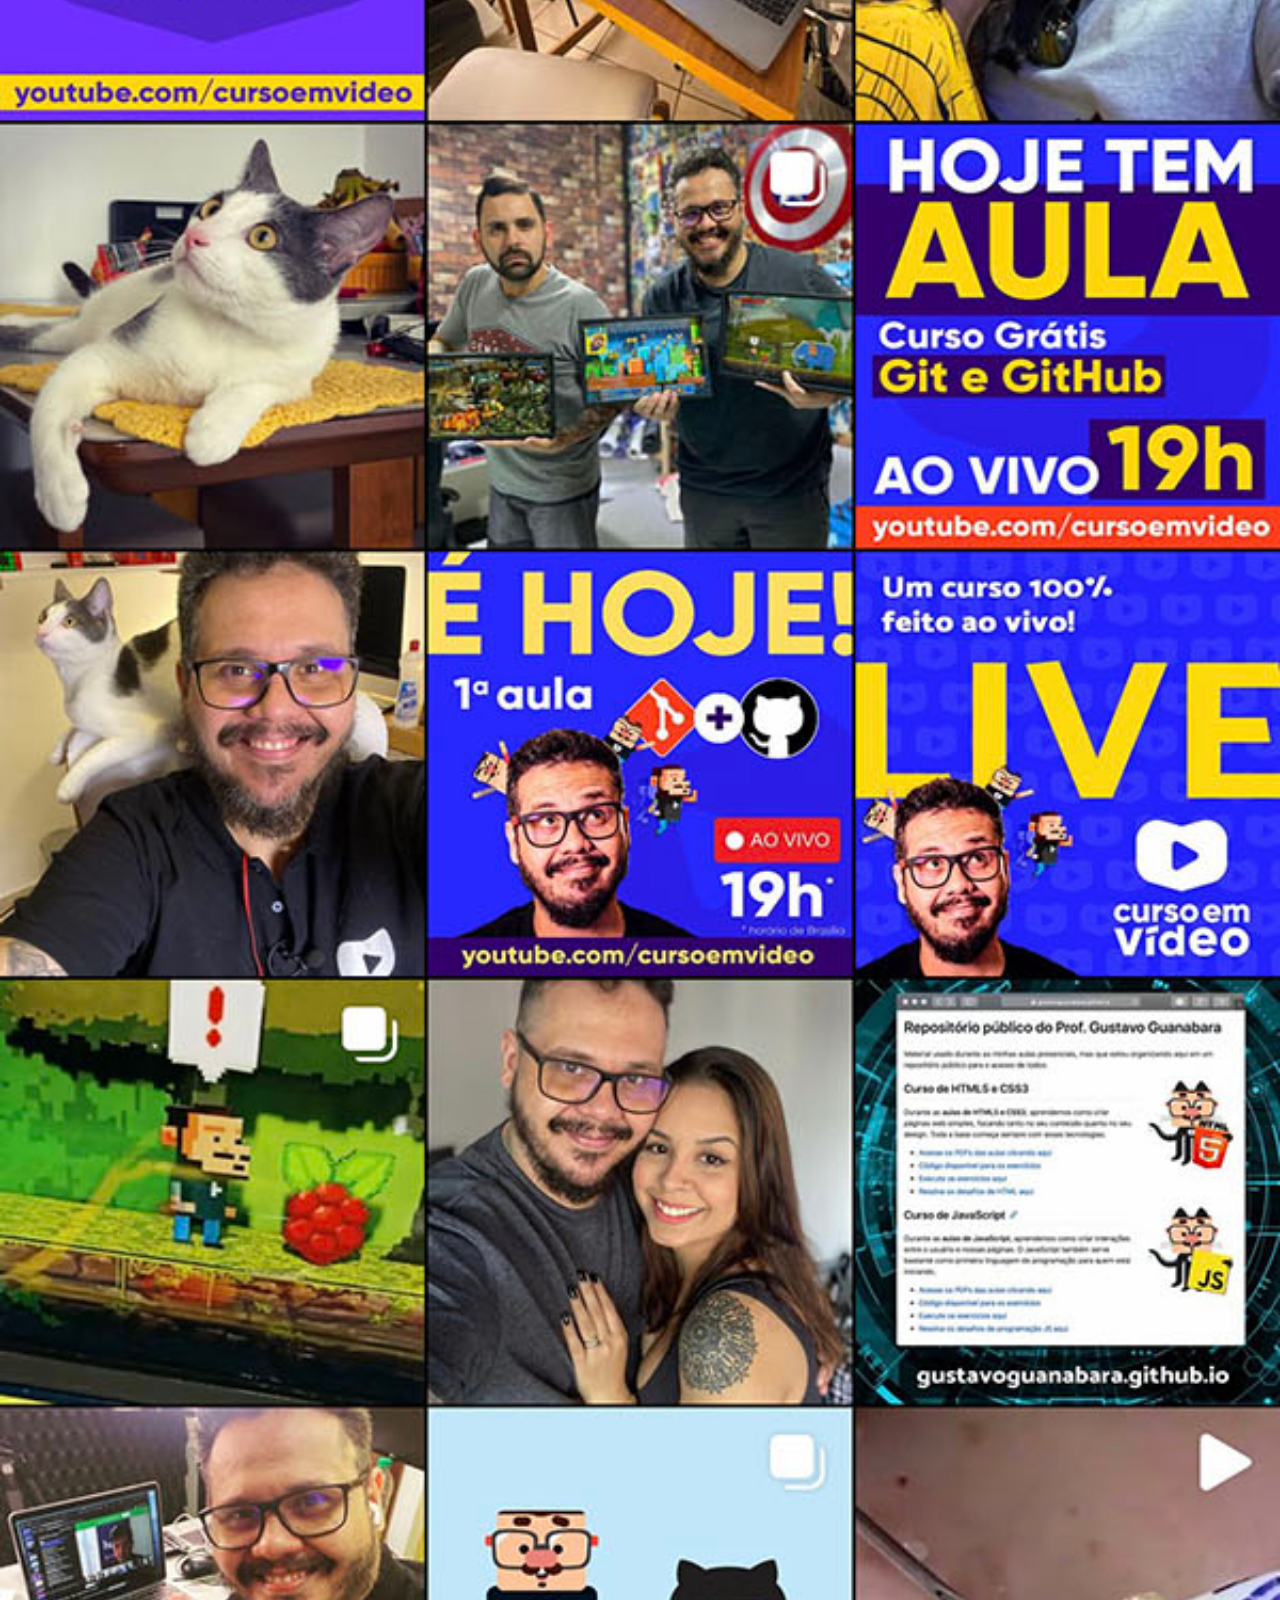
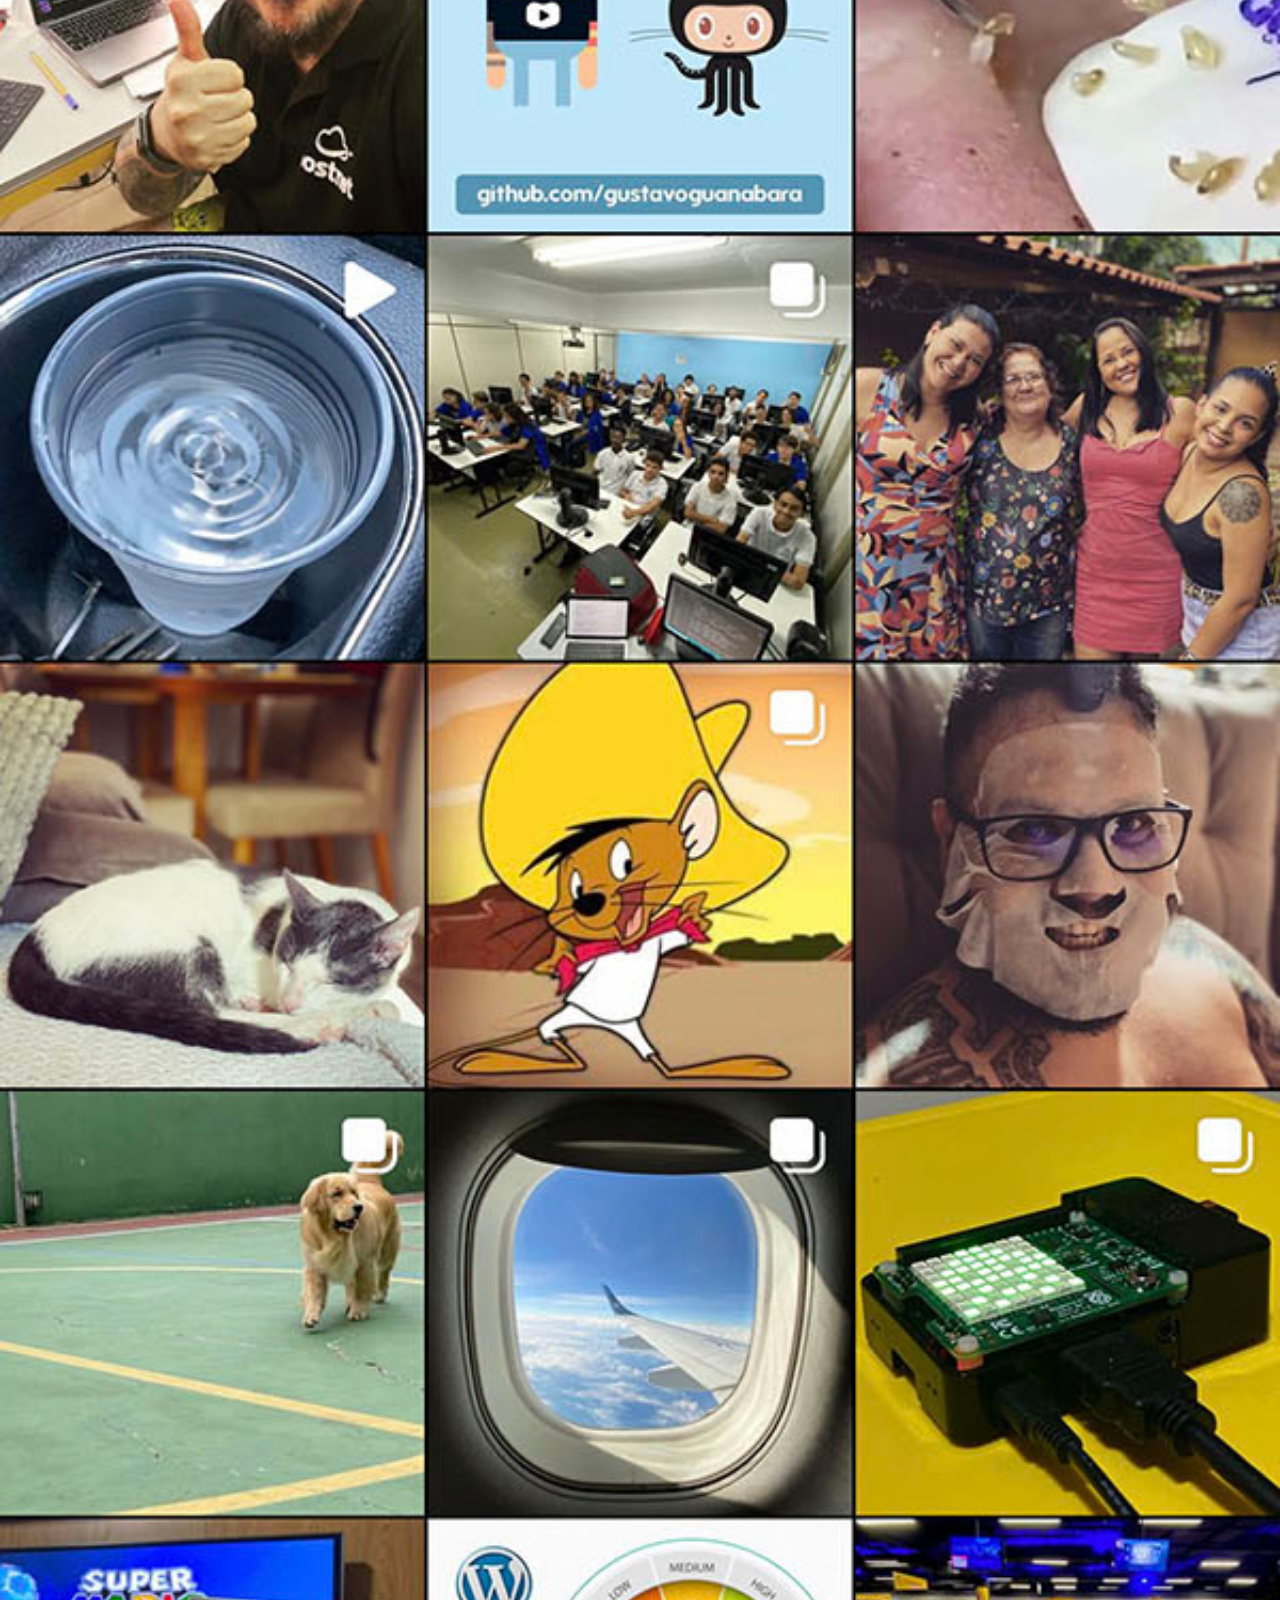
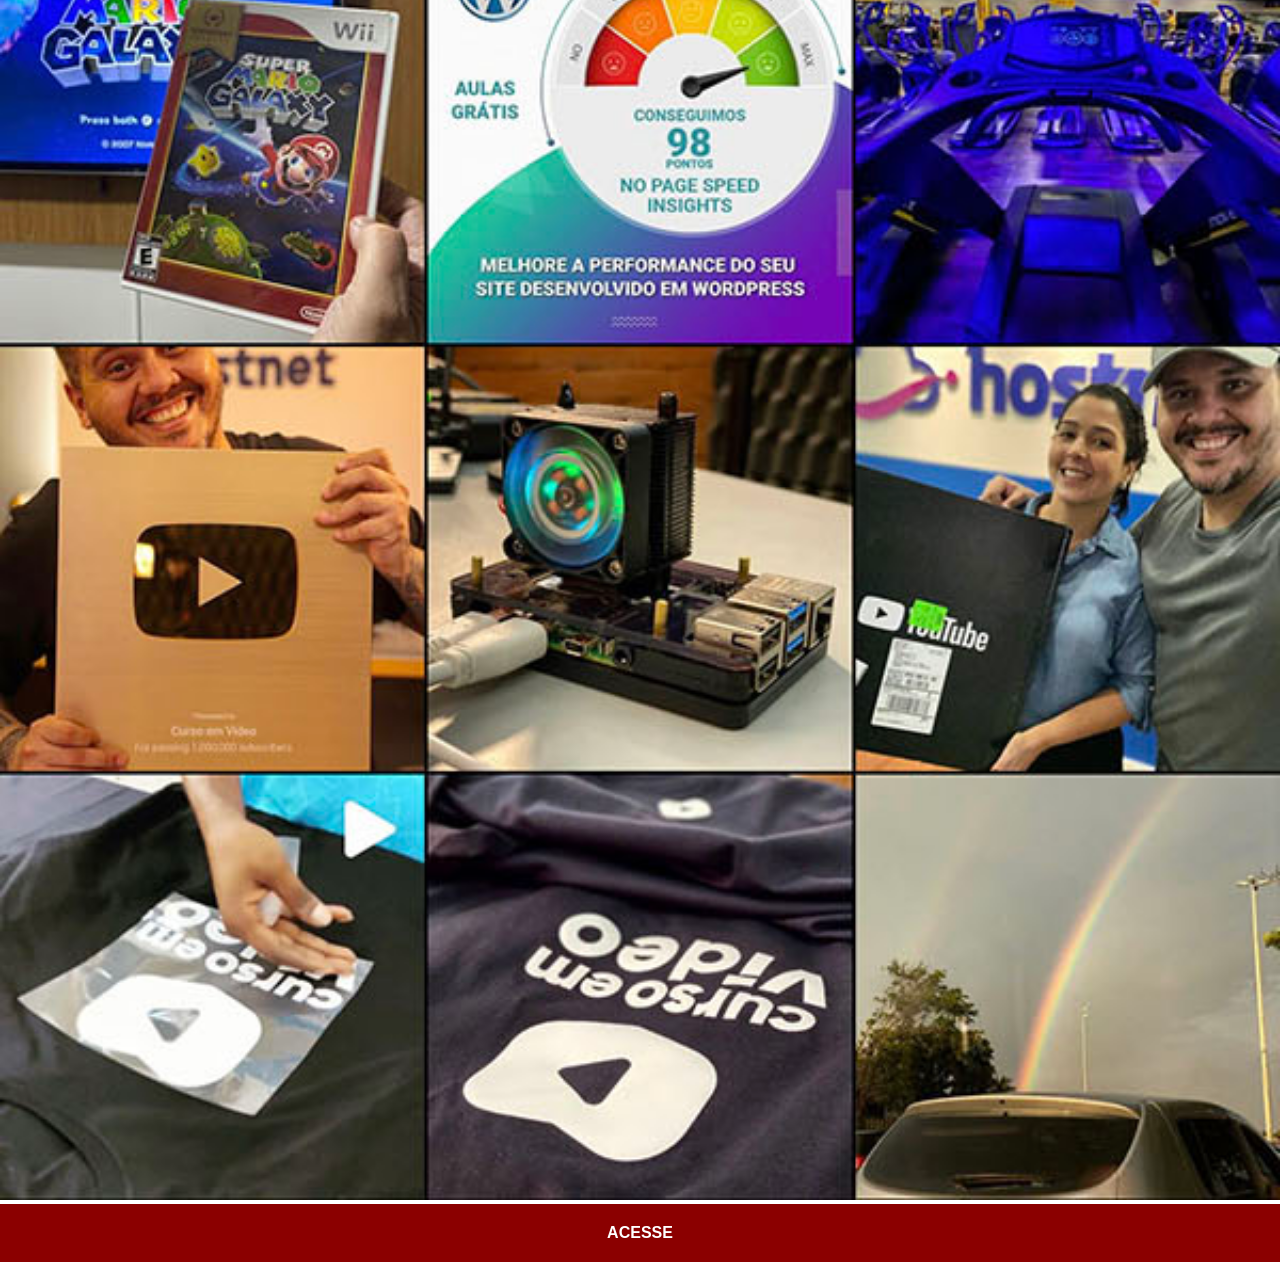
<file: instagram.html>
<!DOCTYPE html>
<html lang="pt-br">
<head>
    <meta charset="UTF-8">
    <meta name="viewport" content="width=device-width, initial-scale=1.0">
    <title>Instagram</title>
    <link rel="stylesheet" href="estilos/social.css">k
</head>
<body>
    <img src="pacote-d013/imagens/tela-instagram.jpg" alt="Instagram">
    <a href="https://www.instagram.com/gustavoguanabara/" target="_blank">ACESSE</a>
</body>
</html>
</file>
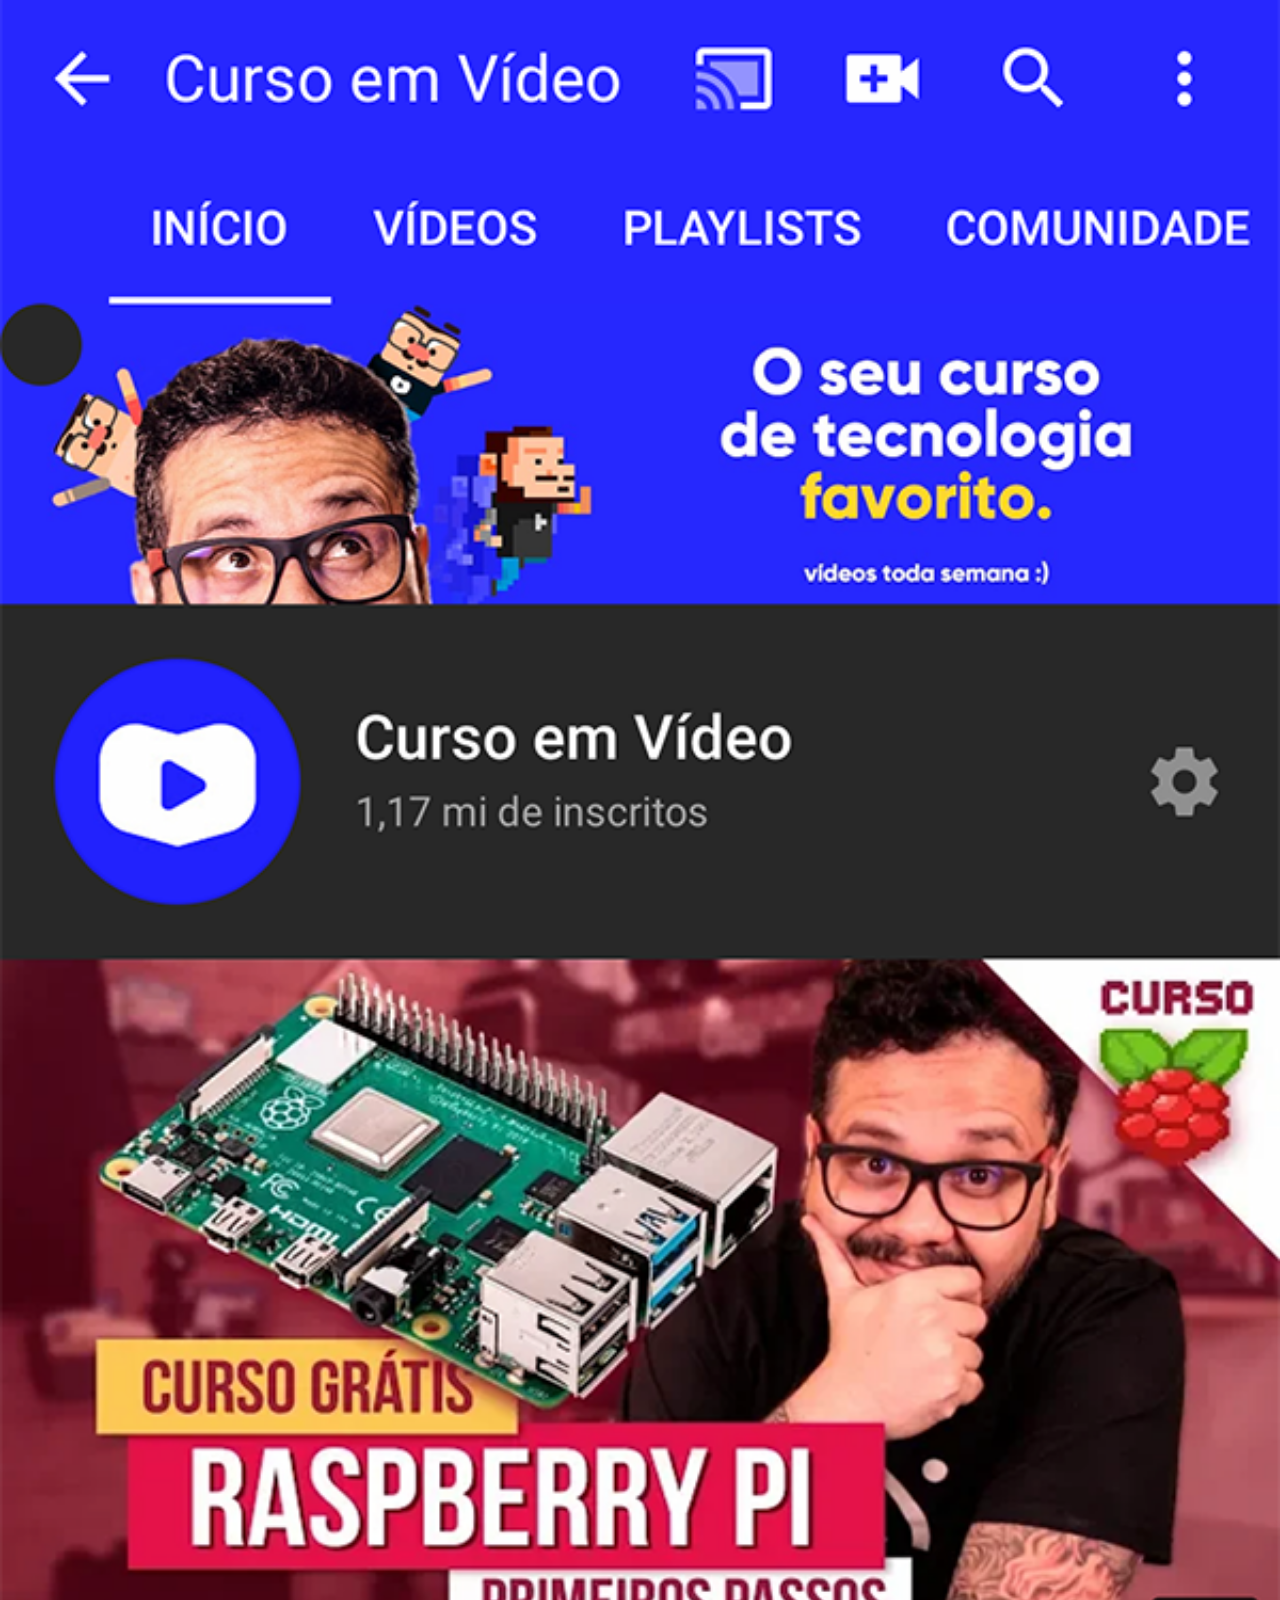
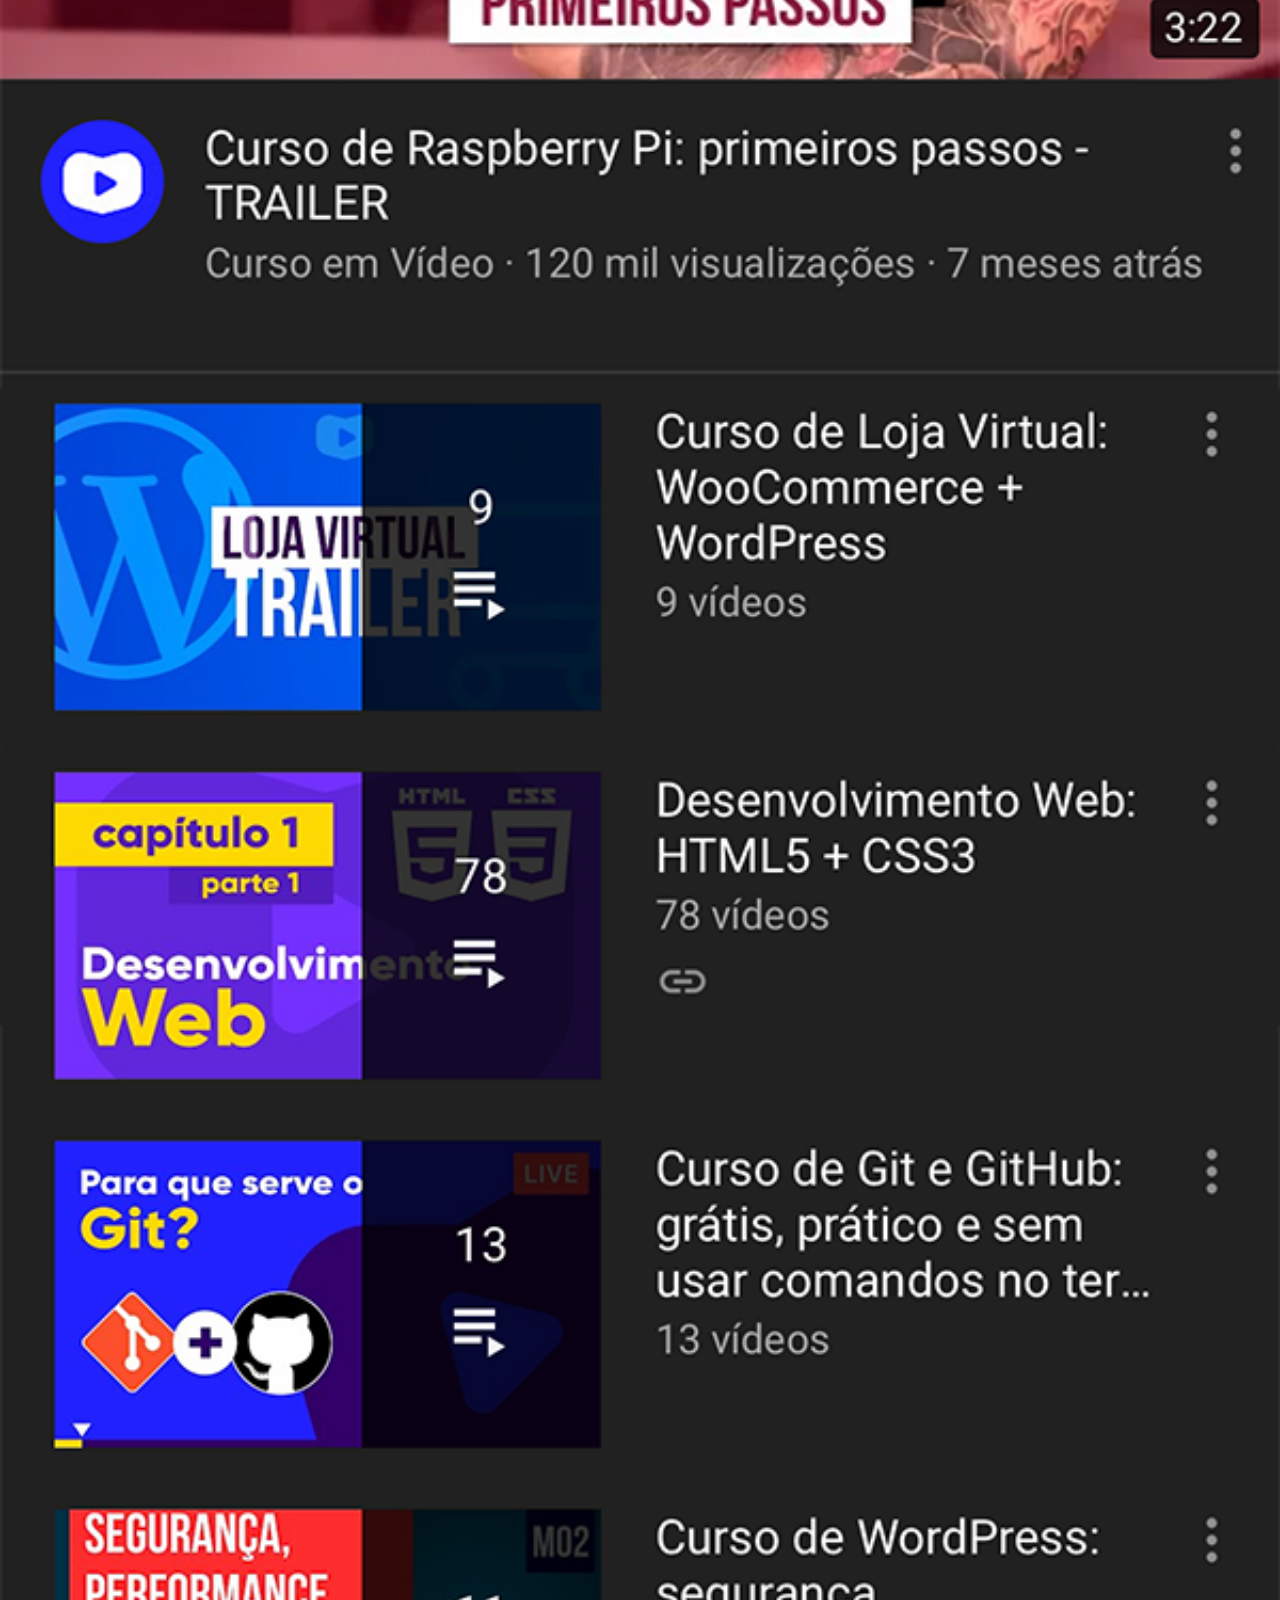
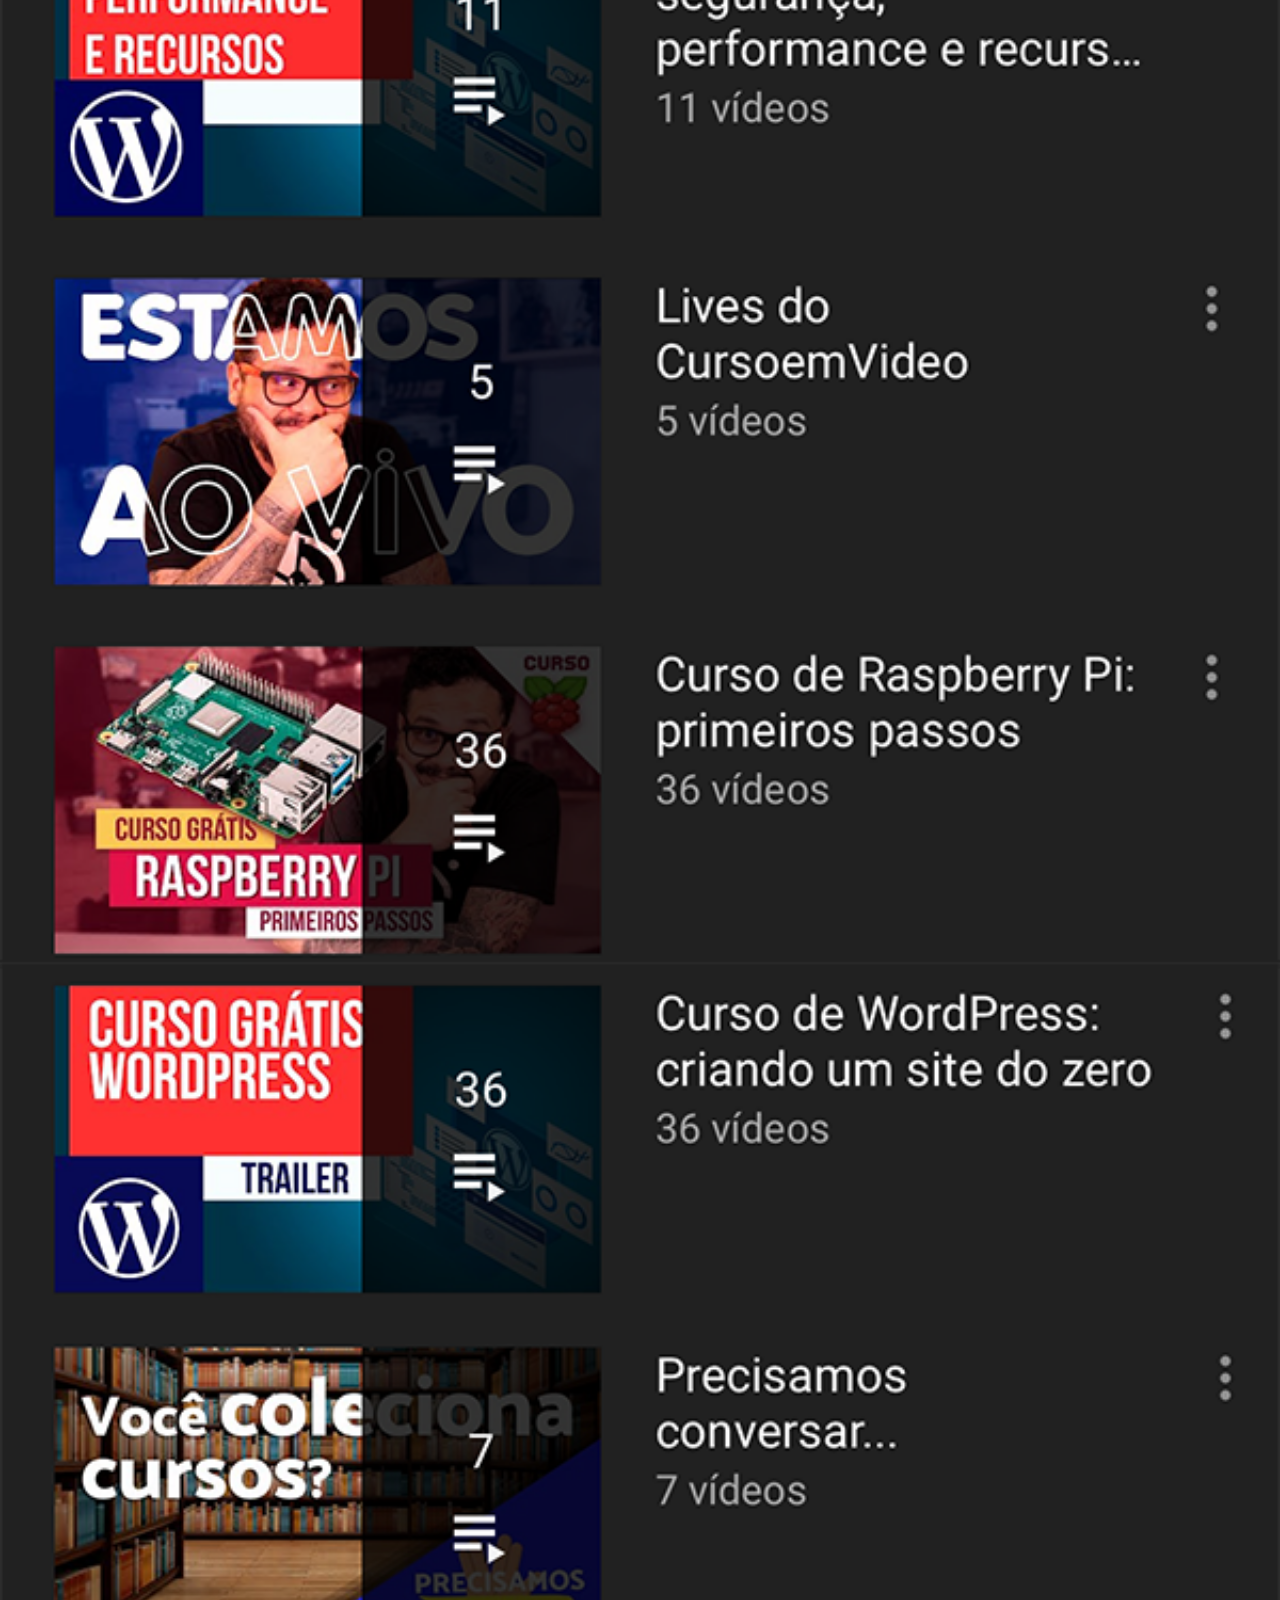
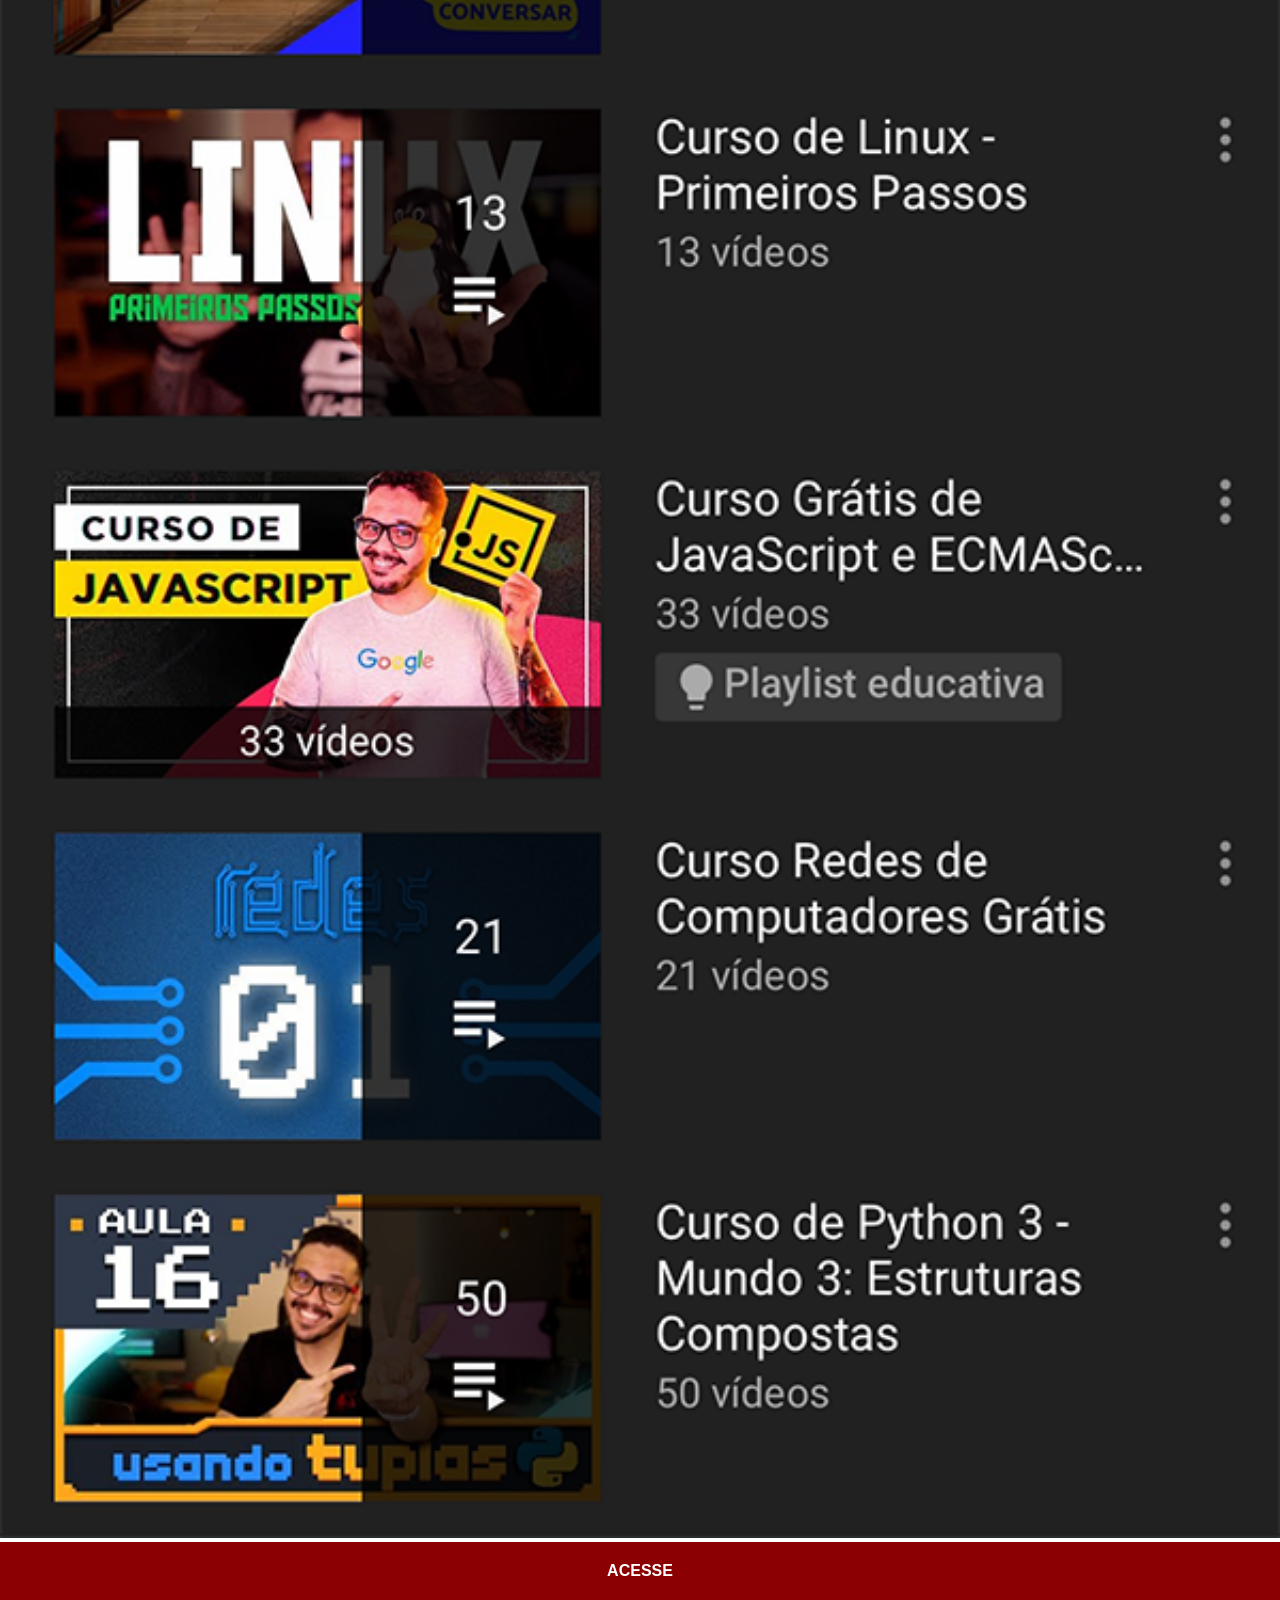
<file: youtube.html>
<!DOCTYPE html>
<html lang="pt-br">
<head>
    <meta charset="UTF-8">
    <meta name="viewport" content="width=device-width, initial-scale=1.0">
    <title>Youtube</title>
    <link rel="stylesheet" href="estilos/social.css">
</head>
<body>
    <img src="pacote-d013/imagens/tela-youtube.png" alt="Youtube">
    <a href="https://www.youtube.com/@cursoemvideo/playlists" target="_blank">ACESSE</a>
</body>
</html>
</file>
<file: estilos/style.css>
@charset "UTF-8";

*{
    margin: 0px;
    padding: 0px;
    font-family: Arial, Helvetica, sans-serif;
}

html, body {
    height: 100vh;
    width: 100vw;
    background-color: black;
}

body {
    background: url('../pacote-d013/imagens/fundo-madeira.jpg') no-repeat top center;
    background-size: cover;
    background-attachment: fixed;
}

main {
    position: relative;
    height: 100vh;
}

section#telefone {
    position: absolute;
    top: 50%;
    left: 50%;
    transform: translate(-50%, -50%);

    height: 627px;
    width: 311px;
    background: url('../pacote-d013/imagens/frame-iphone.png') no-repeat;
}

iframe#tela {
    position: relative;
    top: 80px;
    left: 22px;
    width: 267px;
    height: 471px;
}

section#redes-sociais {
    text-align: right;
}

section#redes-sociais img {
    width: 50px;
    margin: 10px;
    border-radius: 50%;
    box-shadow: 2px 2px 5px rgba(0, 0, 0, 0.400);
    box-sizing: border-box;
}

section#redes-sociais img:hover {
    border: 2px solid rgba(255, 255, 255, 0.607);
    transform: translate(-3px, -3px);
    box-shadow: 5px 5px 10px rgba(0, 0, 0, 0.621);
    transition: transform 0.3s, border 0.2s;
}
</file>
<file: estilos/social.css>
@charset "UTF-8";

* {
    margin: 0px;
    padding: 0px;
    font-family: Arial, Helvetica, sans-serif;
}

::-webkit-scrollbar {
    width: 0px;
    height: 0px;
}

img {
    width: 100vw;
}

a {
    display: block;
    background-color: darkred;
    color: white;
    padding: 20px;
    text-align: center;
    font-weight: bolder;
    text-decoration: none;
}

a:hover {
    background-color: red;
}
</file>
